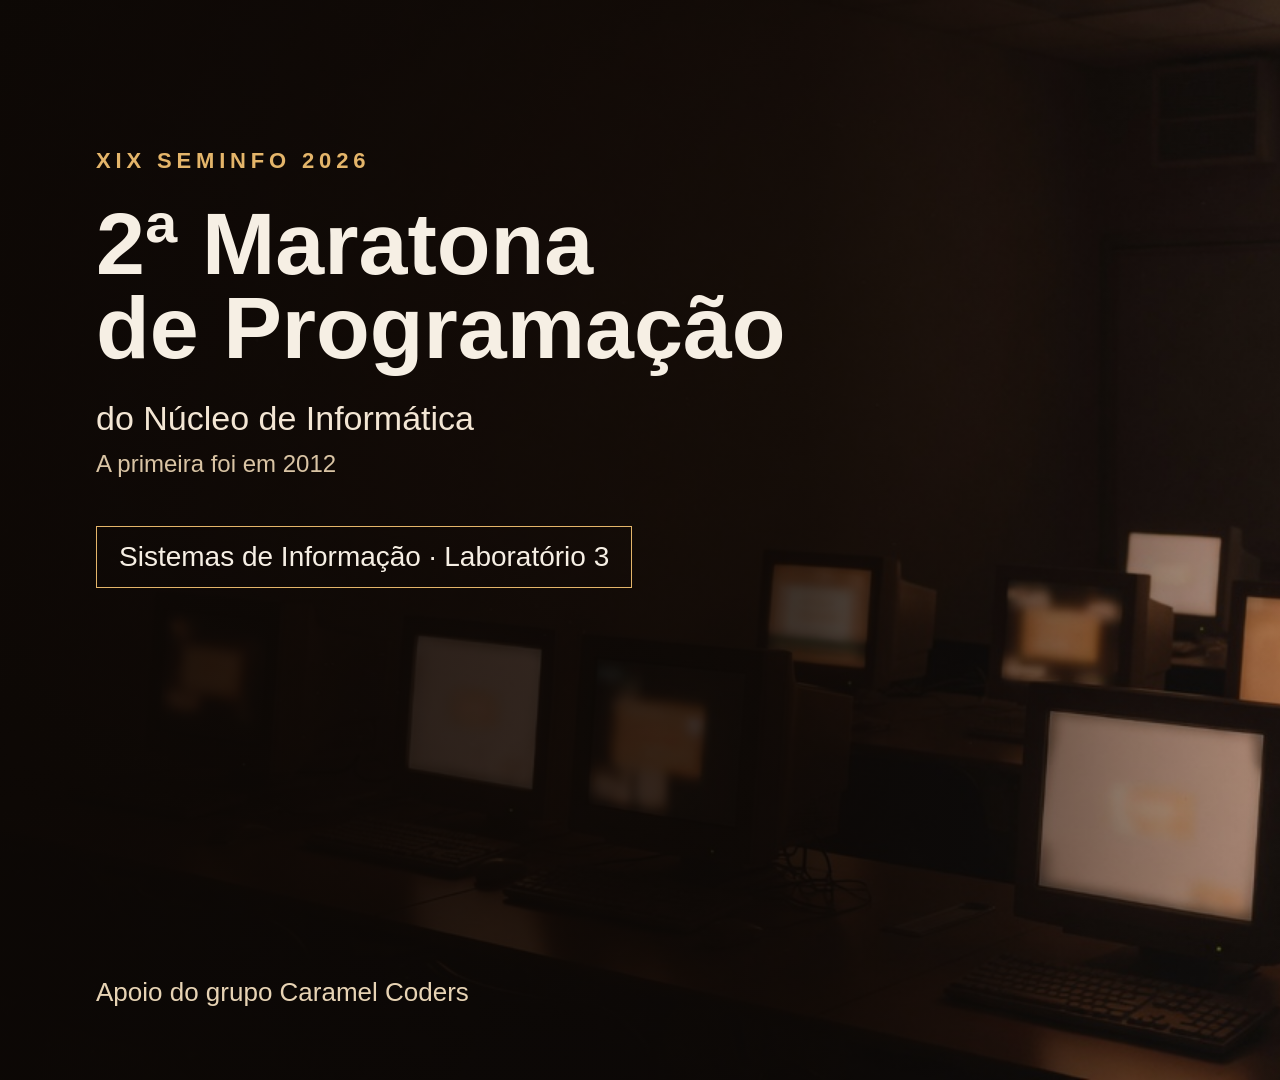
<file: seminfo/banners/lab3-si.html>
<!DOCTYPE html>
<html lang="pt-BR">
<head>
<meta charset="utf-8">
<title>Lab 3</title>
<style>
  html, body { margin: 0; width: 1920px; height: 1080px; overflow: hidden; background: #140c08; }
  .bg {
    width: 1920px; height: 1080px;
    background: #140c08 url("fundo.jpg") center/cover no-repeat;
    position: relative;
    font-family: "Segoe UI", sans-serif;
    color: #f6efe4;
  }
  .scrim {
    position: absolute; inset: 0;
    background: linear-gradient(90deg, rgba(12,7,4,0.90) 0%, rgba(12,7,4,0.78) 42%, rgba(12,7,4,0.18) 70%, rgba(12,7,4,0.05) 100%);
  }
  .copy { position: absolute; left: 96px; top: 148px; width: 1000px; }
  .eyebrow { letter-spacing: 0.22em; font-size: 22px; color: #e4b56a; font-weight: 650; }
  .title { font-size: 88px; line-height: 0.96; font-weight: 700; margin-top: 28px; }
  .nucleo { font-size: 34px; margin-top: 28px; color: #f3e6d4; }
  .hist { font-size: 24px; margin-top: 12px; color: #d9c4a4; }
  .course {
    display: inline-block; margin-top: 48px;
    border: 1px solid #e4b56a; padding: 14px 22px; font-size: 28px;
  }
  .apoio { position: absolute; left: 96px; bottom: 72px; font-size: 26px; color: #e7d3b4; }
</style>
</head>
<body>
  <div class="bg">
    <div class="scrim"></div>
    <div class="copy">
      <div class="eyebrow">XIX SEMINFO 2026</div>
      <div class="title">2ª Maratona<br>de Programação</div>
      <div class="nucleo">do Núcleo de Informática</div>
      <div class="hist">A primeira foi em 2012</div>
      <div class="course">Sistemas de Informação · Laboratório 3</div>
    </div>
    <div class="apoio">Apoio do grupo Caramel Coders</div>
  </div>
</body>
</html>
</file>
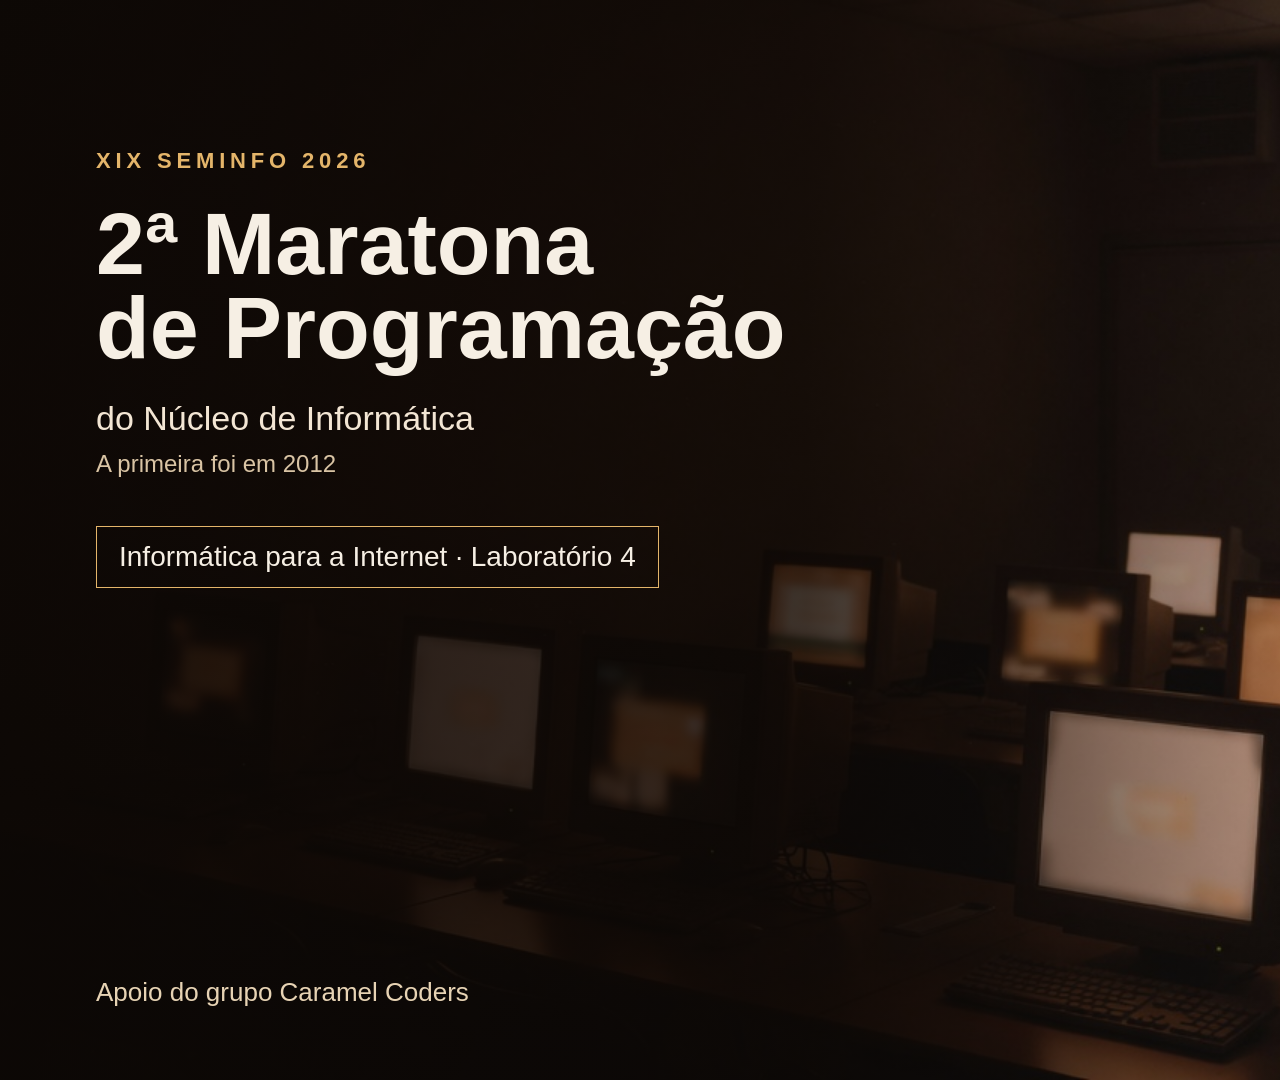
<file: seminfo/banners/lab4-tii.html>
<!DOCTYPE html>
<html lang="pt-BR">
<head>
<meta charset="utf-8">
<title>Lab 4</title>
<style>
  html, body { margin: 0; width: 1920px; height: 1080px; overflow: hidden; background: #140c08; }
  .bg {
    width: 1920px; height: 1080px;
    background: #140c08 url("fundo.jpg") center/cover no-repeat;
    position: relative;
    font-family: "Segoe UI", sans-serif;
    color: #f6efe4;
  }
  .scrim {
    position: absolute; inset: 0;
    background: linear-gradient(90deg, rgba(12,7,4,0.90) 0%, rgba(12,7,4,0.78) 42%, rgba(12,7,4,0.18) 70%, rgba(12,7,4,0.05) 100%);
  }
  .copy { position: absolute; left: 96px; top: 148px; width: 1100px; }
  .eyebrow { letter-spacing: 0.22em; font-size: 22px; color: #e4b56a; font-weight: 650; }
  .title { font-size: 88px; line-height: 0.96; font-weight: 700; margin-top: 28px; }
  .nucleo { font-size: 34px; margin-top: 28px; color: #f3e6d4; }
  .hist { font-size: 24px; margin-top: 12px; color: #d9c4a4; }
  .course {
    display: inline-block; margin-top: 48px;
    border: 1px solid #e4b56a; padding: 14px 22px; font-size: 28px;
  }
  .apoio { position: absolute; left: 96px; bottom: 72px; font-size: 26px; color: #e7d3b4; }
</style>
</head>
<body>
  <div class="bg">
    <div class="scrim"></div>
    <div class="copy">
      <div class="eyebrow">XIX SEMINFO 2026</div>
      <div class="title">2ª Maratona<br>de Programação</div>
      <div class="nucleo">do Núcleo de Informática</div>
      <div class="hist">A primeira foi em 2012</div>
      <div class="course">Informática para a Internet · Laboratório 4</div>
    </div>
    <div class="apoio">Apoio do grupo Caramel Coders</div>
  </div>
</body>
</html>
</file>
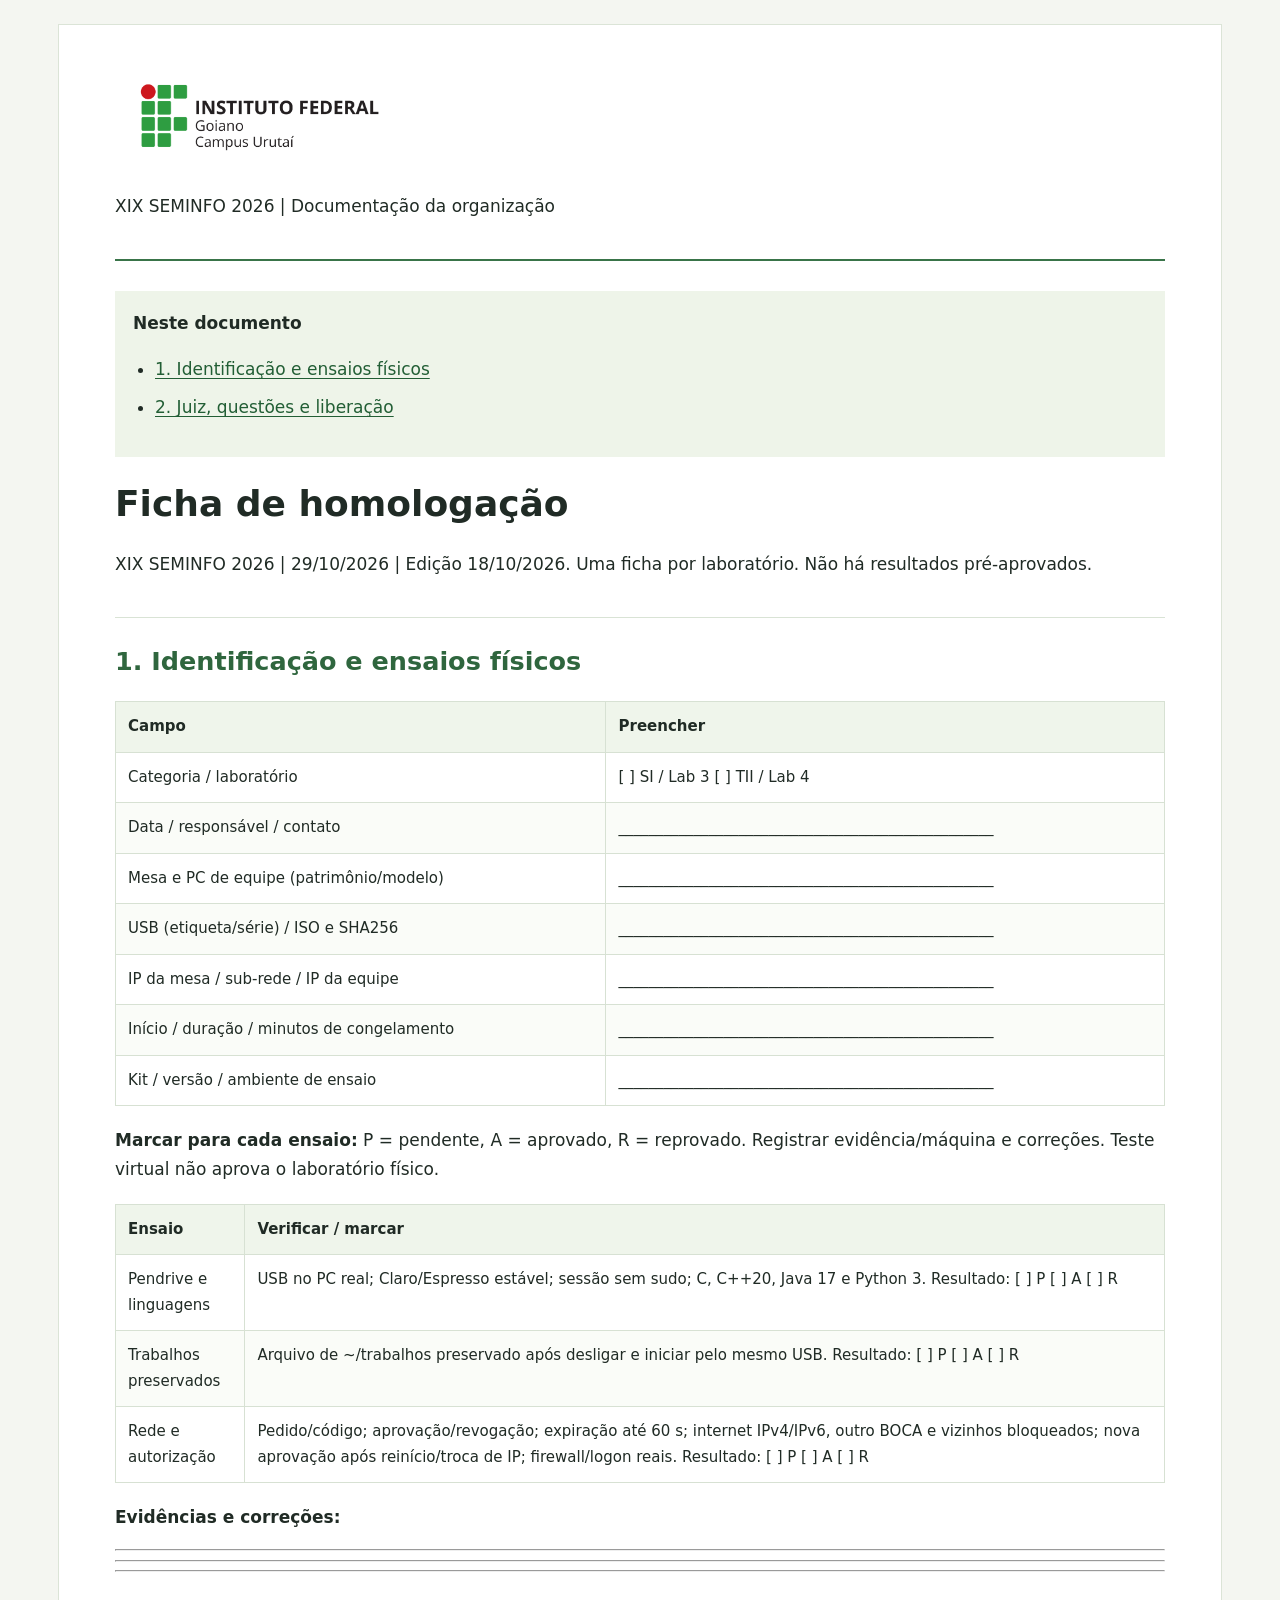
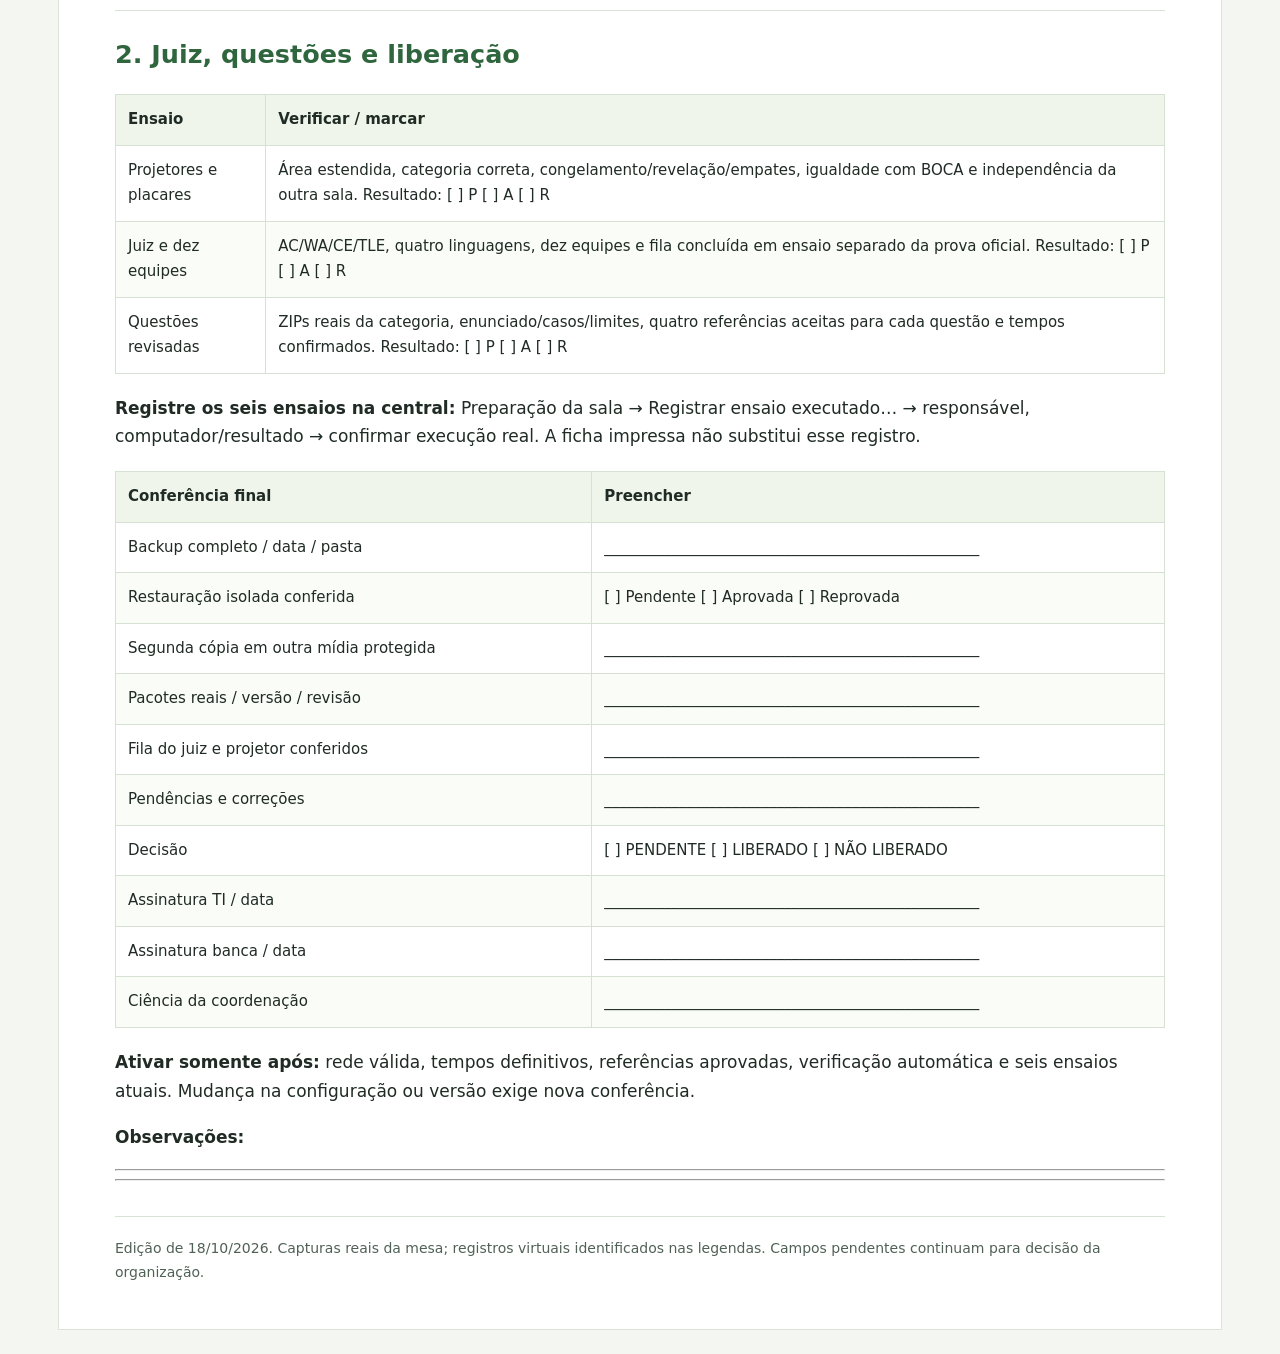
<file: seminfo/documentacao/ficha-homologacao.html>
<!doctype html><html lang="pt-BR"><meta charset="utf-8"><meta name="viewport" content="width=device-width"><title>Ficha de homologação por laboratório</title><style>body{font:17px/1.7 system-ui,sans-serif;color:#202b25;background:#f4f6f1;margin:0}main{max-width:1050px;margin:24px auto;background:white;padding:44px 56px;border:1px solid #dbe4d7}header{border-bottom:2px solid #397449;padding-bottom:22px;margin-bottom:30px}header img{width:290px;max-width:100%}h1{font-size:36px;line-height:1.25}h2{color:#2f663e;border-top:1px solid #d9e3d5;padding-top:26px;margin-top:38px;line-height:1.4}h3{font-size:21px;margin-top:30px}a{color:#225e35;text-underline-offset:3px}table{width:100%;border-collapse:collapse;font-size:15px;margin:20px 0}th,td{padding:12px;border:1px solid #d7e1d3;text-align:left;vertical-align:top;overflow-wrap:anywhere}th{background:#eff5eb}tr:nth-child(even){background:#fafcf8}pre{white-space:pre-wrap;overflow-wrap:anywhere;background:#f0f3ed;padding:18px;border-left:3px solid #537a4d;font-size:14px}code{font-family:Consolas,monospace;font-size:.9em;overflow-wrap:anywhere}li{margin:9px 0}nav{padding:18px;background:#eef4e9}nav ul{padding-left:22px}footer{border-top:1px solid #d9e3d5;margin-top:35px;padding-top:20px;font-size:14px;color:#506156}@media(max-width:650px){main{padding:22px;margin:0;border:0}h1{font-size:29px}table{font-size:12px}td,th{padding:8px}}@media print{body{background:white}main{margin:0;border:0;padding:0;max-width:none}nav{display:none}h2{break-before:page}pre,table{font-size:10px}tr{break-inside:avoid}a{color:inherit}}main img{max-width:100%;height:auto}.page-break{break-before:page}</style><main><header><img src="recursos/if-goiano-urutai.png" alt="Instituto Federal Goiano - Campus Urutaí"><p>XIX SEMINFO 2026 | Documentação da organização</p></header><nav aria-label="Índice"><strong>Neste documento</strong><ul><li><a href="#capitulo-1">1. Identificação e ensaios físicos</a></li><li><a href="#capitulo-2">2. Juiz, questões e liberação</a></li></ul></nav><h1>Ficha de homologação</h1>
<p>XIX SEMINFO 2026 | 29/10/2026 | Edição 18/10/2026. Uma ficha por laboratório. Não há resultados pré-aprovados.</p>
<h2 id="capitulo-1">1. Identificação e ensaios físicos</h2>
<table>
<thead>
<tr>
<th>Campo</th>
<th>Preencher</th>
</tr>
</thead>
<tbody>
<tr>
<td>Categoria / laboratório</td>
<td>[ ] SI / Lab 3   [ ] TII / Lab 4</td>
</tr>
<tr>
<td>Data / responsável / contato</td>
<td>__________________________________________________</td>
</tr>
<tr>
<td>Mesa e PC de equipe (patrimônio/modelo)</td>
<td>__________________________________________________</td>
</tr>
<tr>
<td>USB (etiqueta/série) / ISO e SHA256</td>
<td>__________________________________________________</td>
</tr>
<tr>
<td>IP da mesa / sub-rede / IP da equipe</td>
<td>__________________________________________________</td>
</tr>
<tr>
<td>Início / duração / minutos de congelamento</td>
<td>__________________________________________________</td>
</tr>
<tr>
<td>Kit / versão / ambiente de ensaio</td>
<td>__________________________________________________</td>
</tr>
</tbody>
</table>
<p><strong>Marcar para cada ensaio:</strong> P = pendente, A = aprovado, R = reprovado. Registrar evidência/máquina e correções. Teste virtual não aprova o laboratório físico.</p>
<table>
<thead>
<tr>
<th>Ensaio</th>
<th>Verificar / marcar</th>
</tr>
</thead>
<tbody>
<tr>
<td>Pendrive e linguagens</td>
<td>USB no PC real; Claro/Espresso estável; sessão sem sudo; C, C++20, Java 17 e Python 3. Resultado: [ ] P [ ] A [ ] R</td>
</tr>
<tr>
<td>Trabalhos preservados</td>
<td>Arquivo de ~/trabalhos preservado após desligar e iniciar pelo mesmo USB. Resultado: [ ] P [ ] A [ ] R</td>
</tr>
<tr>
<td>Rede e autorização</td>
<td>Pedido/código; aprovação/revogação; expiração até 60 s; internet IPv4/IPv6, outro BOCA e vizinhos bloqueados; nova aprovação após reinício/troca de IP; firewall/logon reais. Resultado: [ ] P [ ] A [ ] R</td>
</tr>
</tbody>
</table>
<p><strong>Evidências e correções:</strong></p>
<hr/>
<hr/>
<hr/>
<div class="page-break"></div>
<h2 id="capitulo-2">2. Juiz, questões e liberação</h2>
<table>
<thead>
<tr>
<th>Ensaio</th>
<th>Verificar / marcar</th>
</tr>
</thead>
<tbody>
<tr>
<td>Projetores e placares</td>
<td>Área estendida, categoria correta, congelamento/revelação/empates, igualdade com BOCA e independência da outra sala. Resultado: [ ] P [ ] A [ ] R</td>
</tr>
<tr>
<td>Juiz e dez equipes</td>
<td>AC/WA/CE/TLE, quatro linguagens, dez equipes e fila concluída em ensaio separado da prova oficial. Resultado: [ ] P [ ] A [ ] R</td>
</tr>
<tr>
<td>Questões revisadas</td>
<td>ZIPs reais da categoria, enunciado/casos/limites, quatro referências aceitas para cada questão e tempos confirmados. Resultado: [ ] P [ ] A [ ] R</td>
</tr>
</tbody>
</table>
<p><strong>Registre os seis ensaios na central:</strong> Preparação da sala → Registrar ensaio executado… → responsável, computador/resultado → confirmar execução real. A ficha impressa não substitui esse registro.</p>
<table>
<thead>
<tr>
<th>Conferência final</th>
<th>Preencher</th>
</tr>
</thead>
<tbody>
<tr>
<td>Backup completo / data / pasta</td>
<td>__________________________________________________</td>
</tr>
<tr>
<td>Restauração isolada conferida</td>
<td>[ ] Pendente [ ] Aprovada [ ] Reprovada</td>
</tr>
<tr>
<td>Segunda cópia em outra mídia protegida</td>
<td>__________________________________________________</td>
</tr>
<tr>
<td>Pacotes reais / versão / revisão</td>
<td>__________________________________________________</td>
</tr>
<tr>
<td>Fila do juiz e projetor conferidos</td>
<td>__________________________________________________</td>
</tr>
<tr>
<td>Pendências e correções</td>
<td>__________________________________________________</td>
</tr>
<tr>
<td>Decisão</td>
<td>[ ] PENDENTE [ ] LIBERADO [ ] NÃO LIBERADO</td>
</tr>
<tr>
<td>Assinatura TI / data</td>
<td>__________________________________________________</td>
</tr>
<tr>
<td>Assinatura banca / data</td>
<td>__________________________________________________</td>
</tr>
<tr>
<td>Ciência da coordenação</td>
<td>__________________________________________________</td>
</tr>
</tbody>
</table>
<p><strong>Ativar somente após:</strong> rede válida, tempos definitivos, referências aprovadas, verificação automática e seis ensaios atuais. Mudança na configuração ou versão exige nova conferência.</p>
<p><strong>Observações:</strong></p>
<hr/>
<hr/><footer>Edição de 18/10/2026. Capturas reais da mesa; registros virtuais identificados nas legendas. Campos pendentes continuam para decisão da organização.</footer></main></html>
</file>
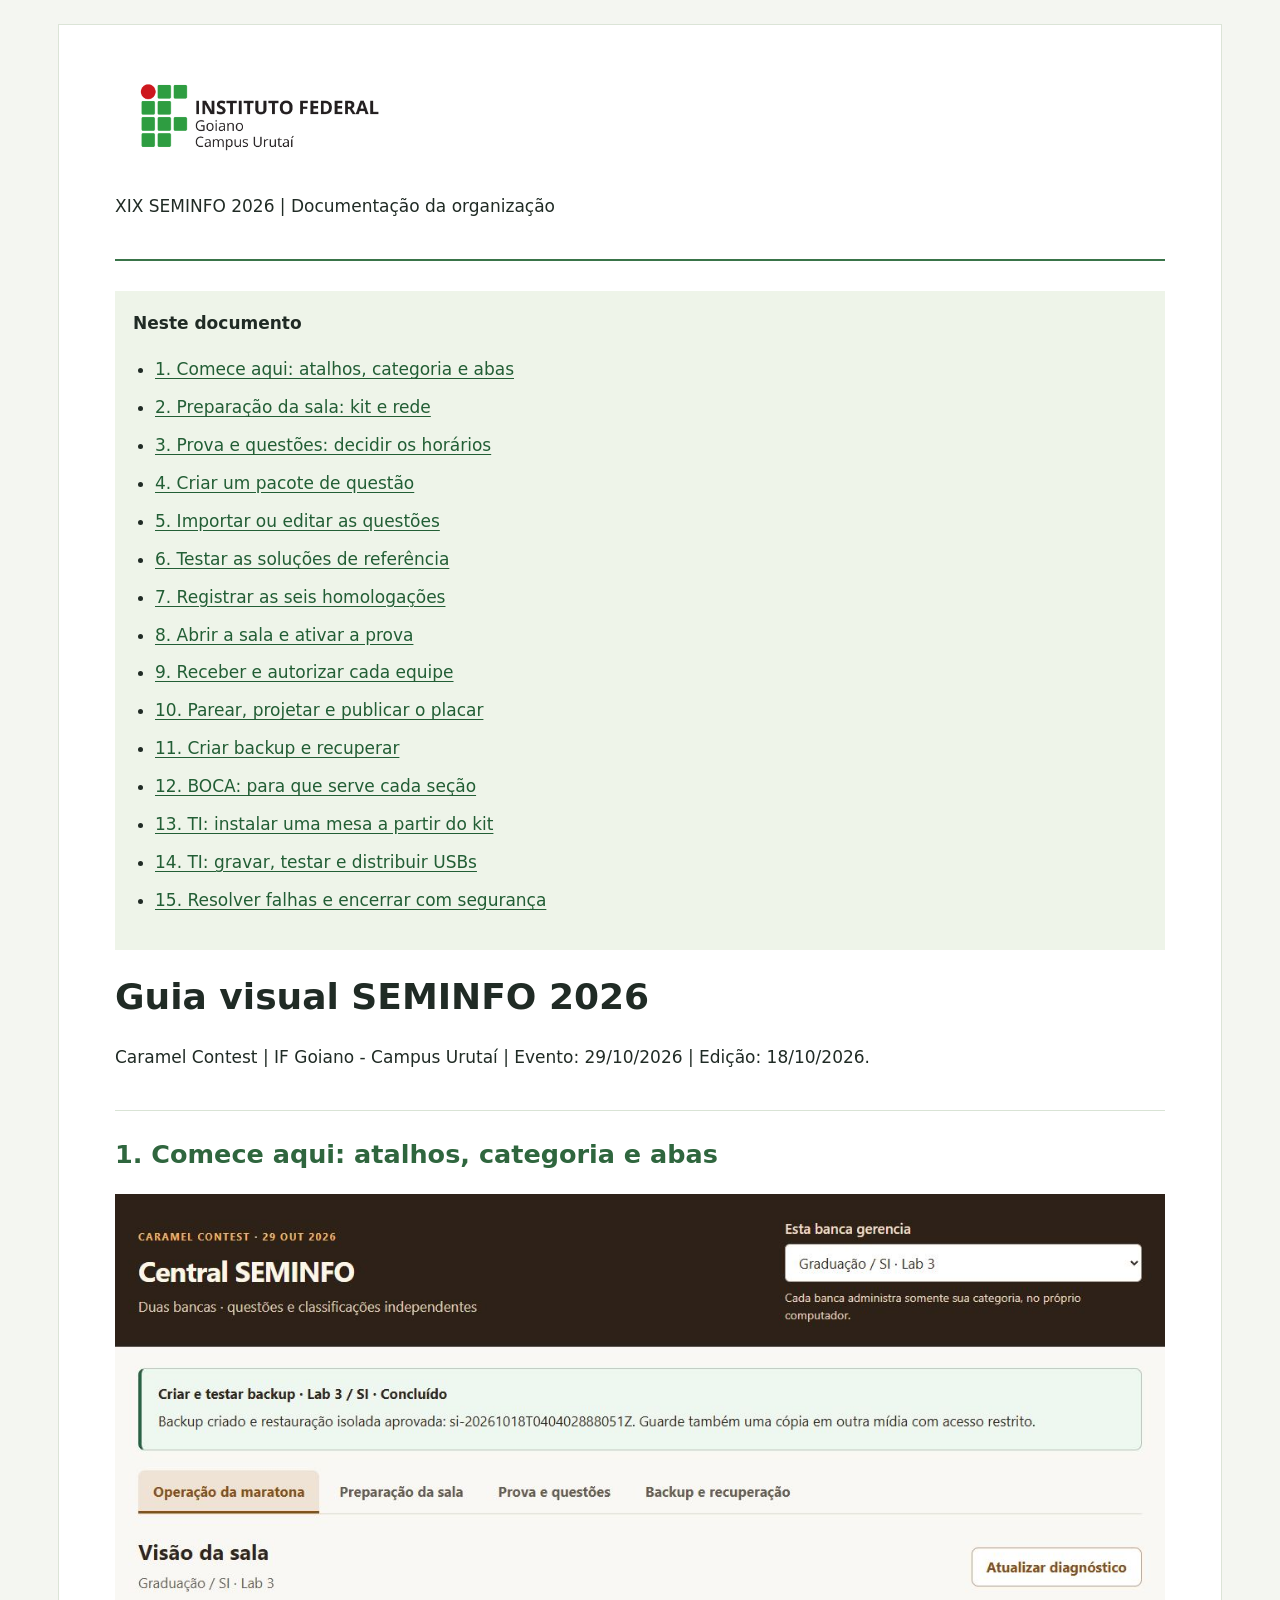
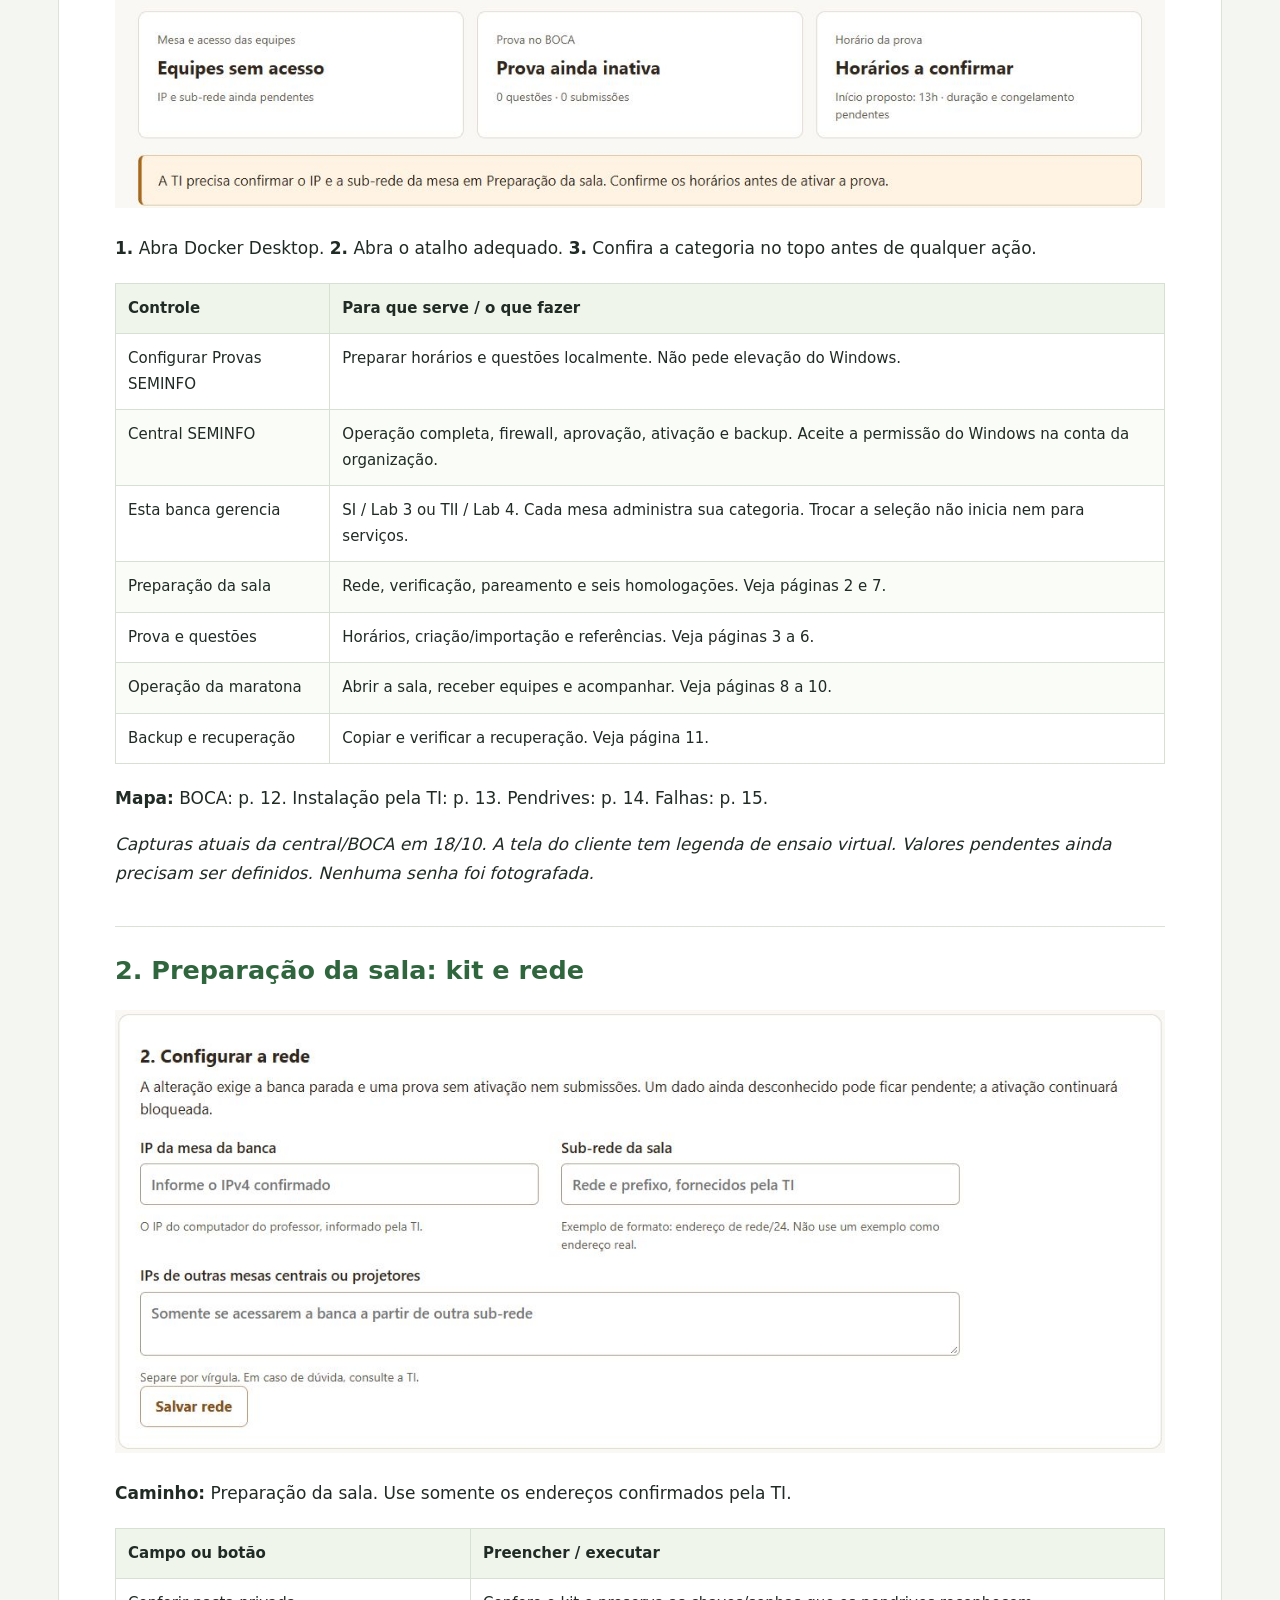
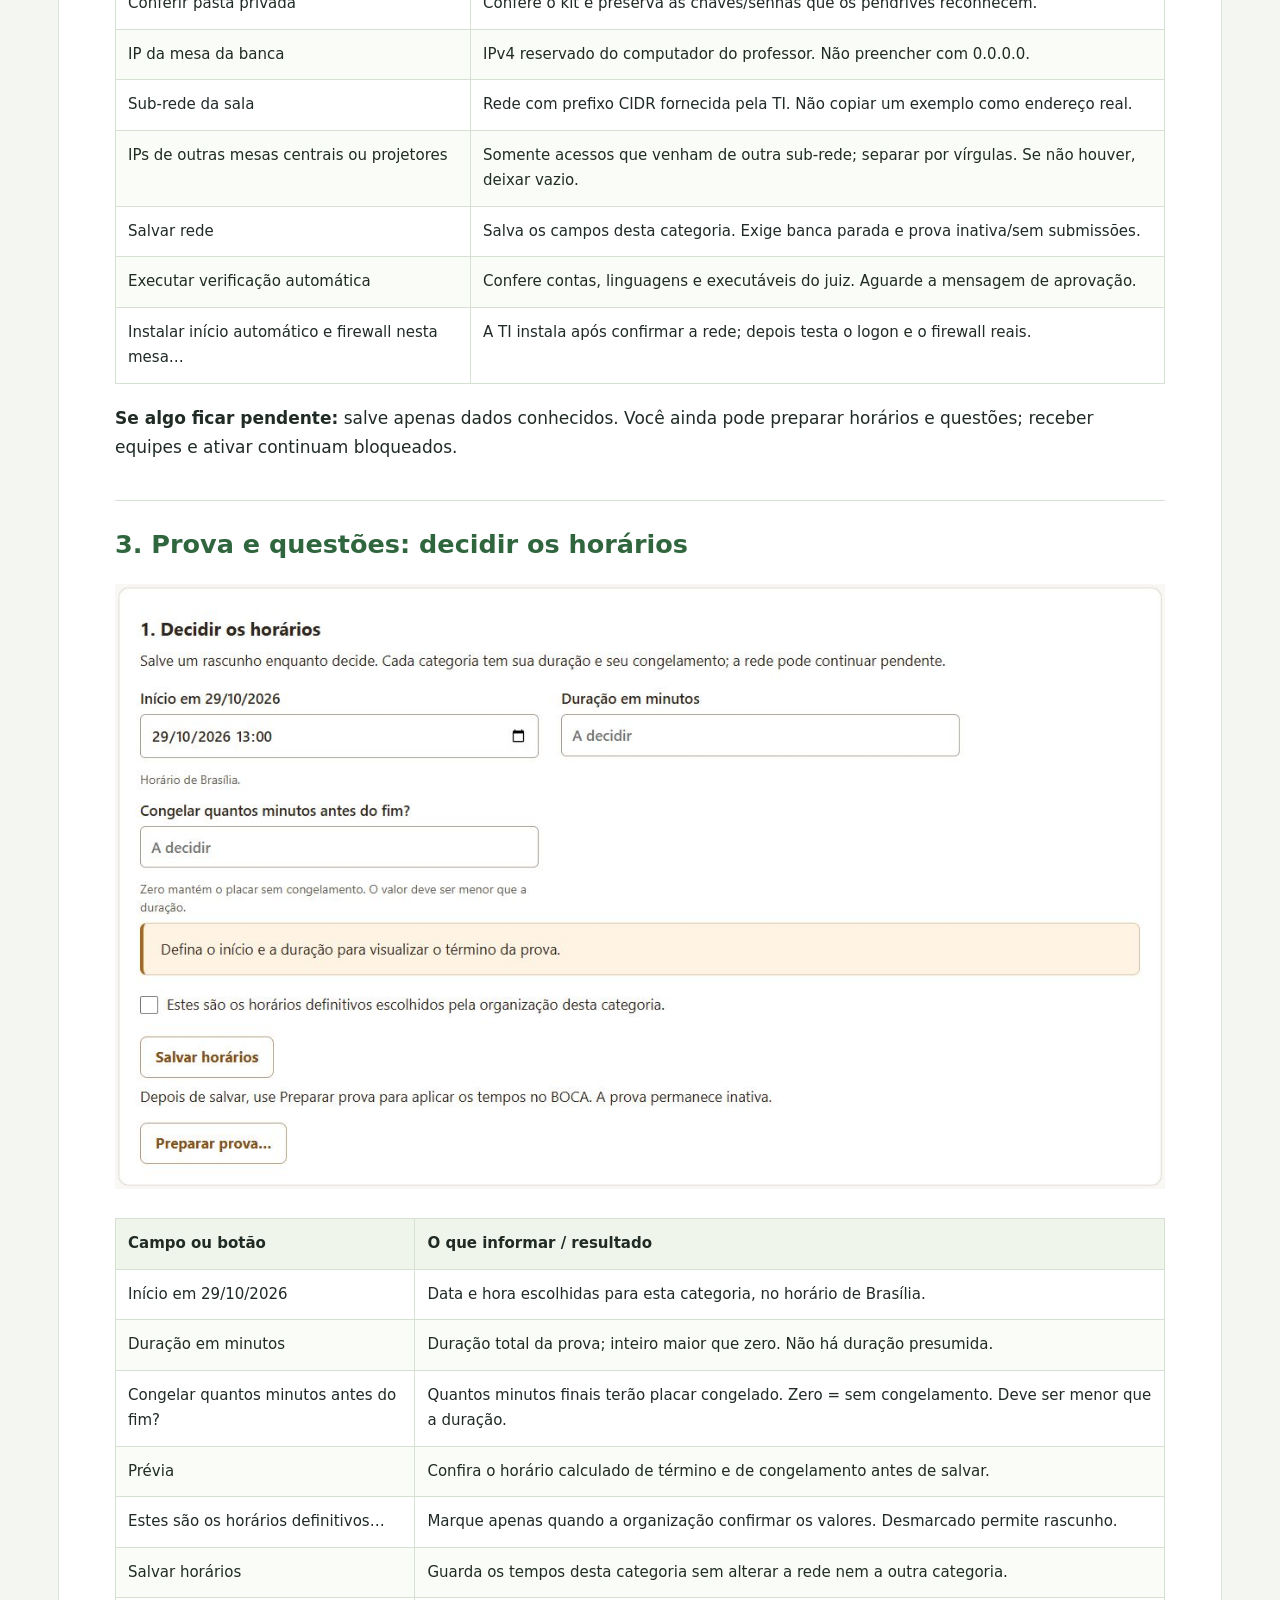
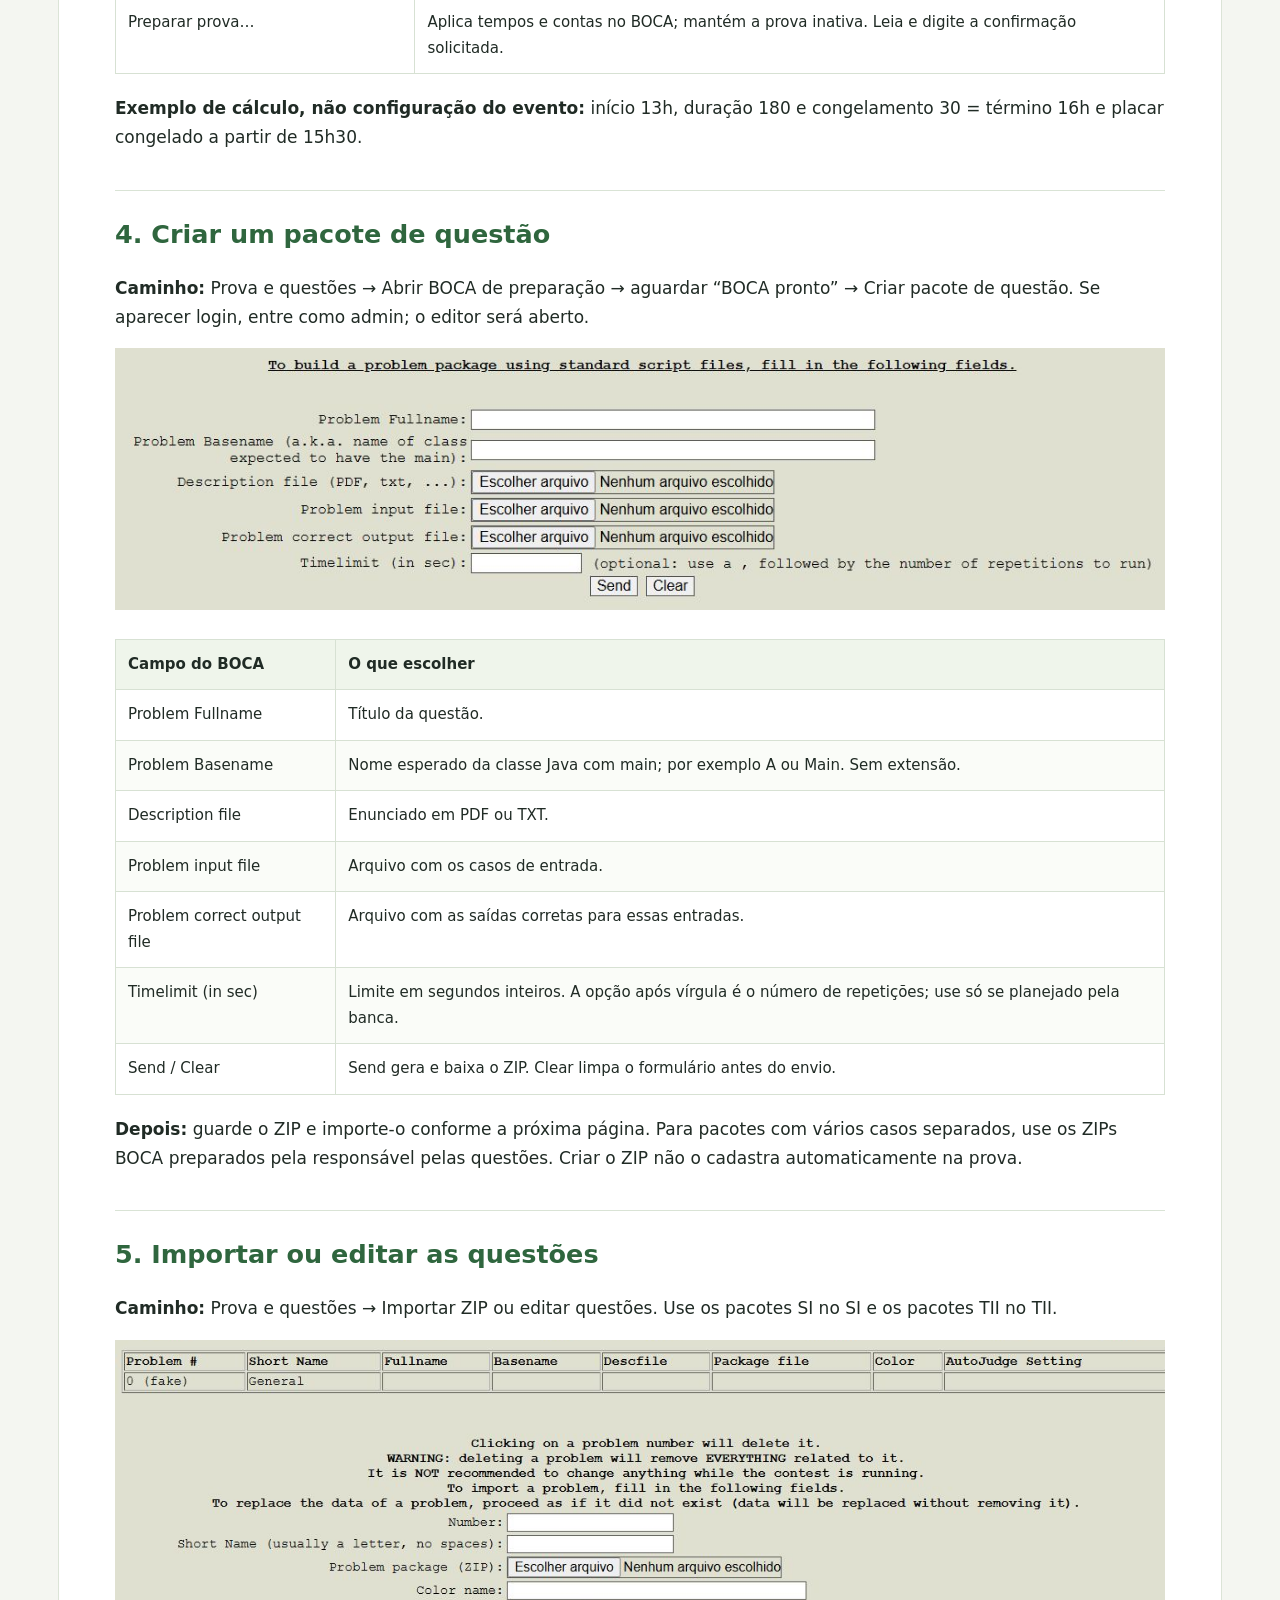
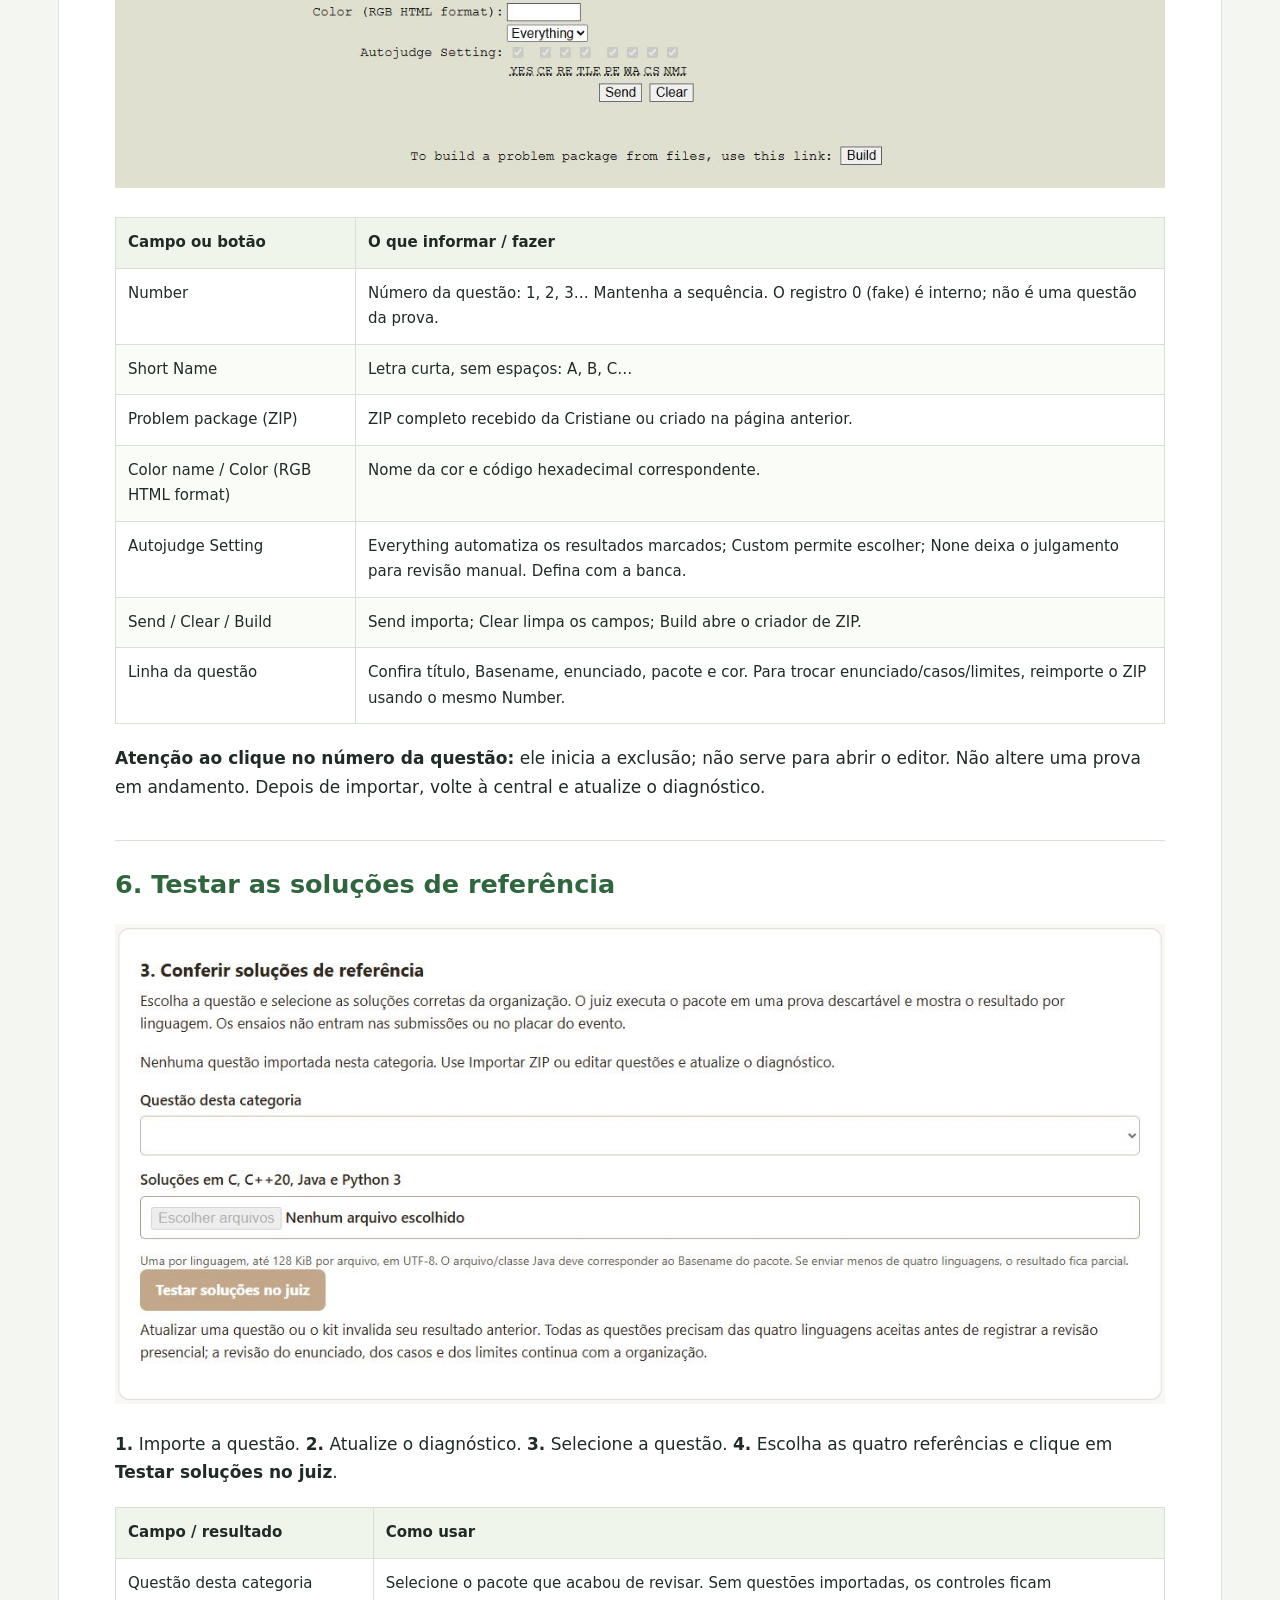
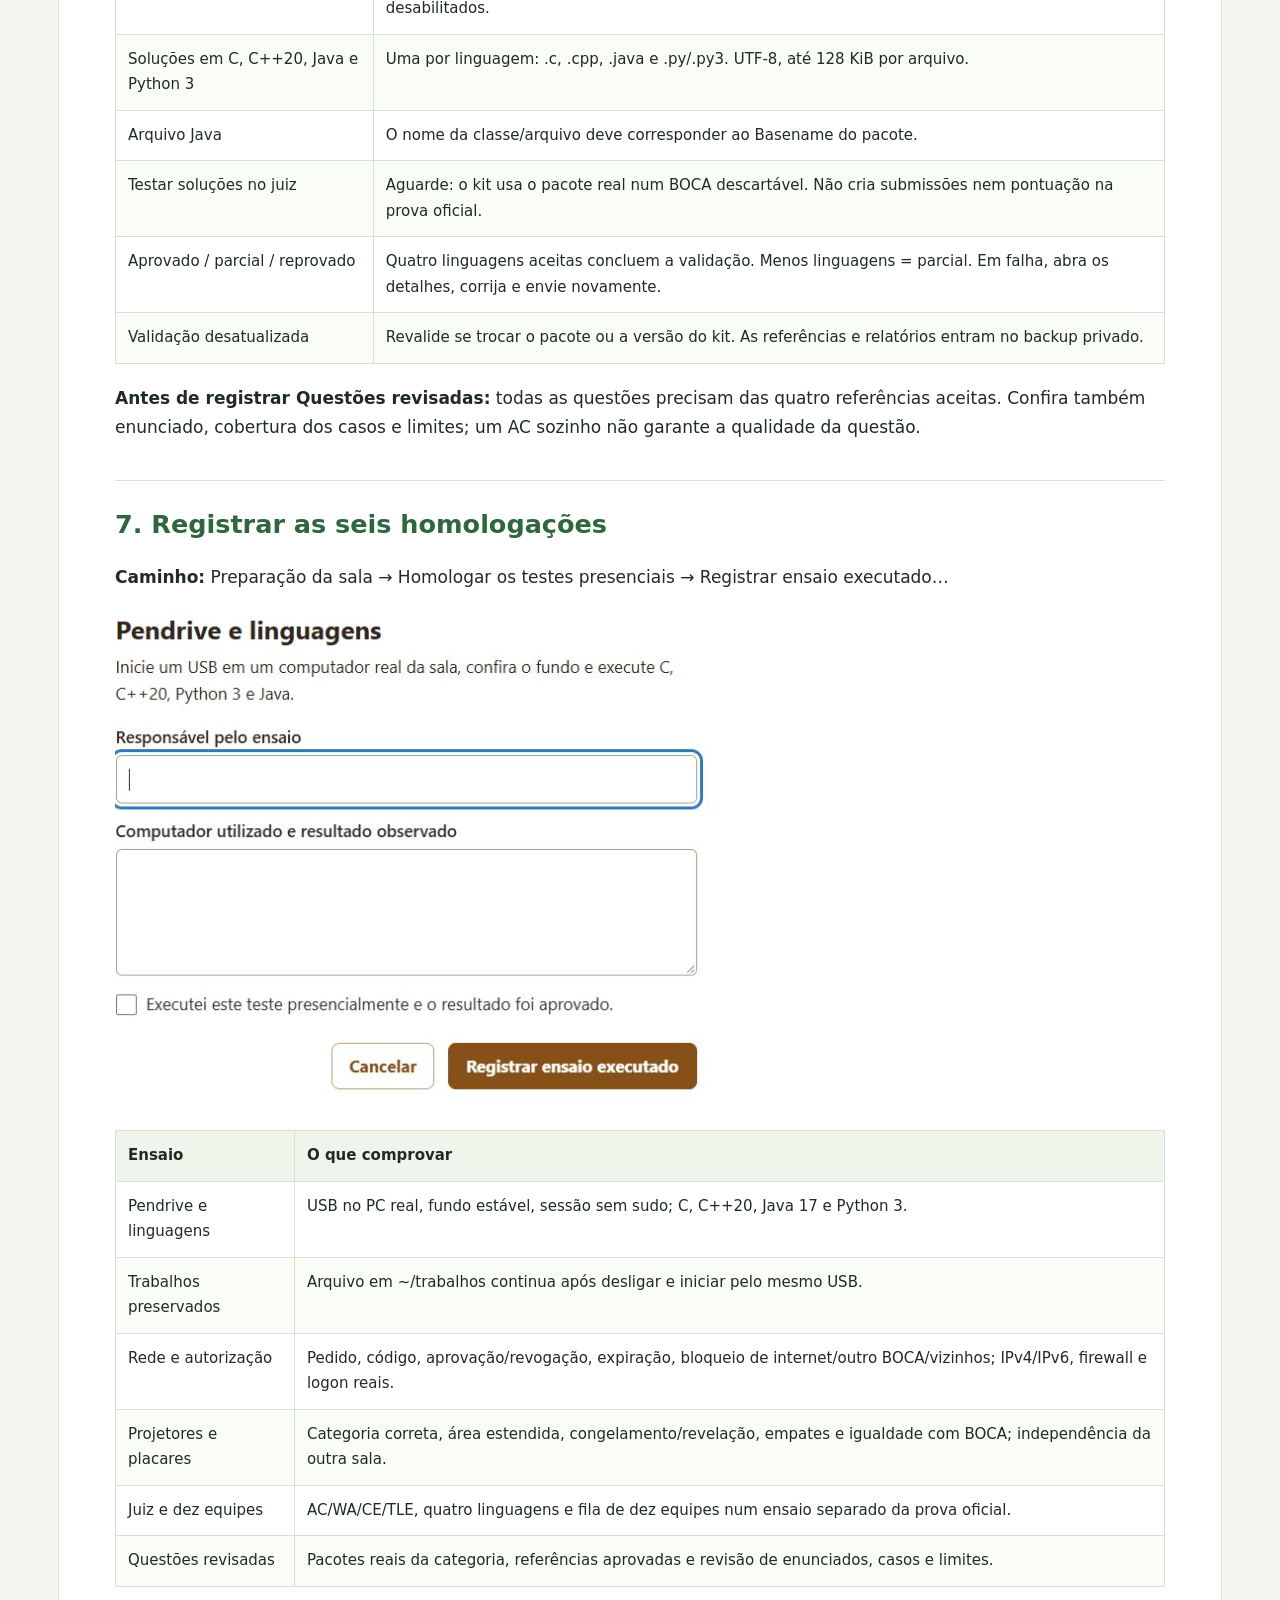
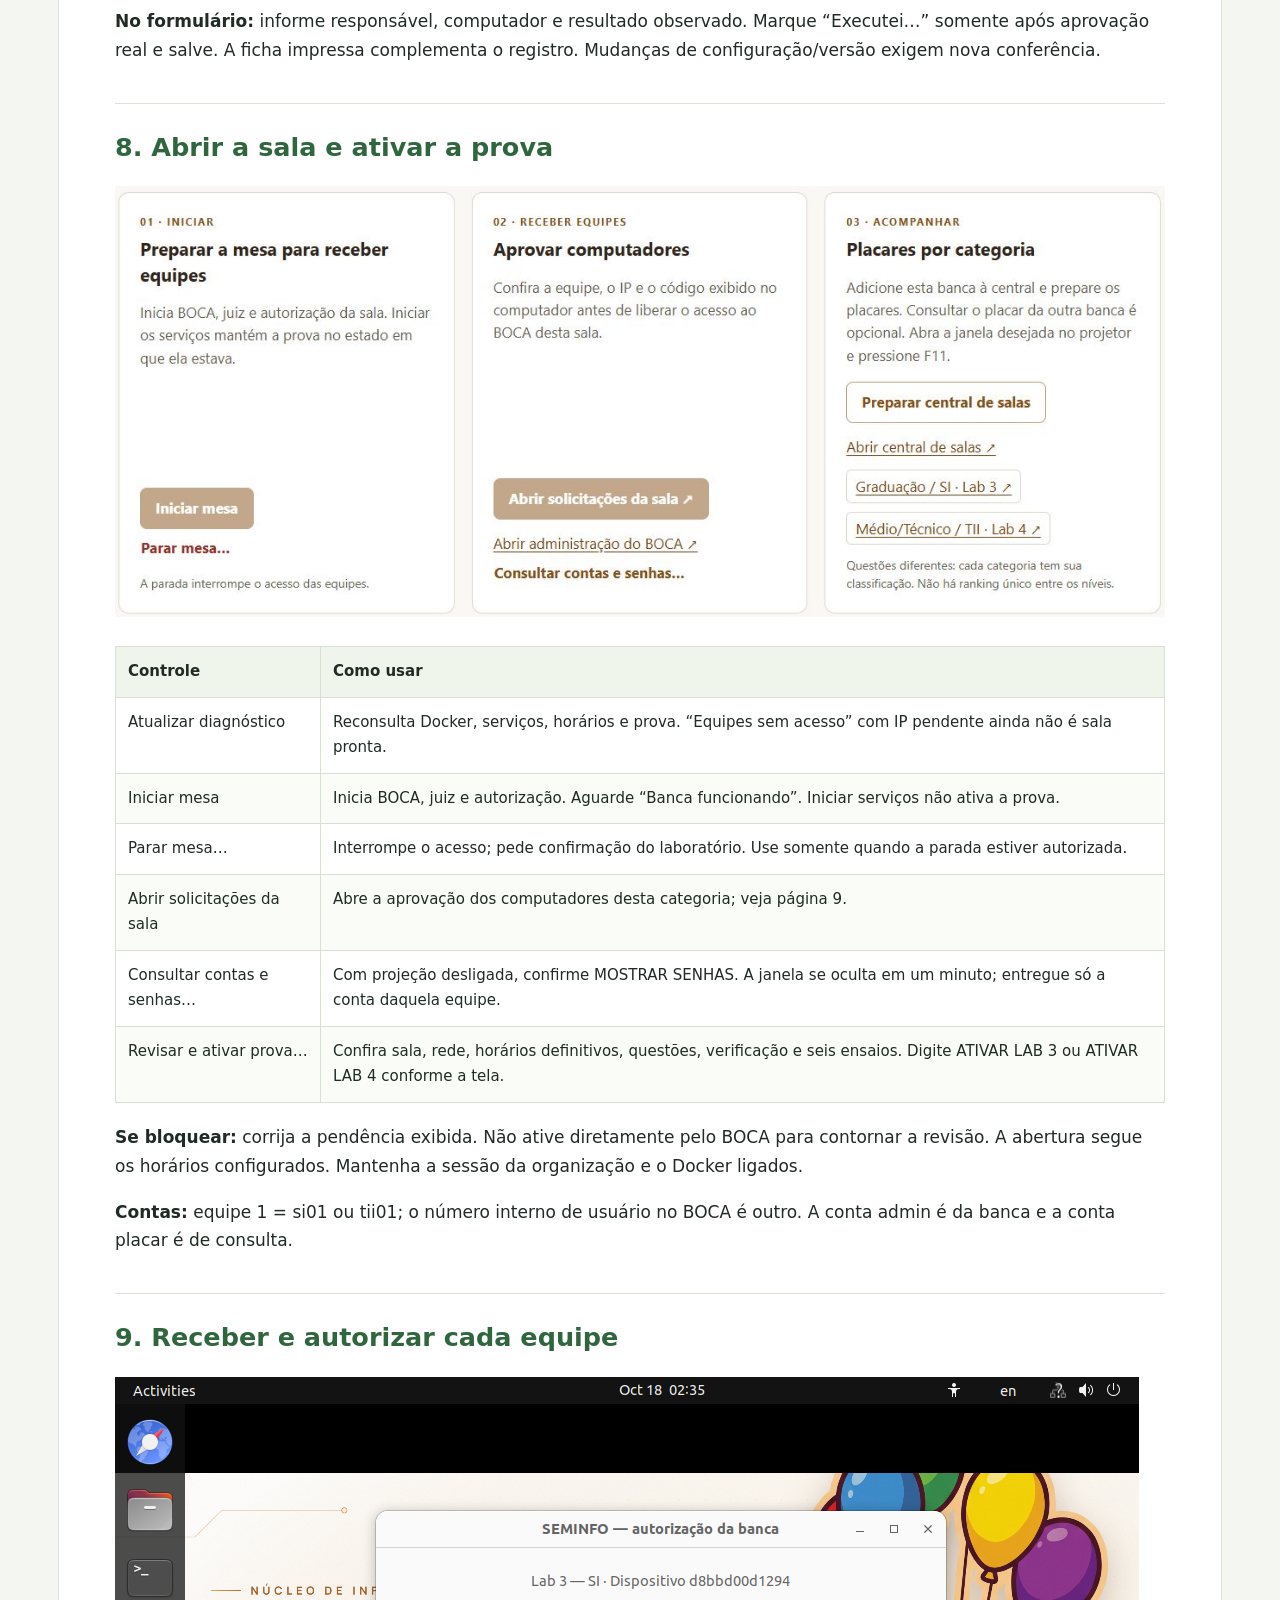
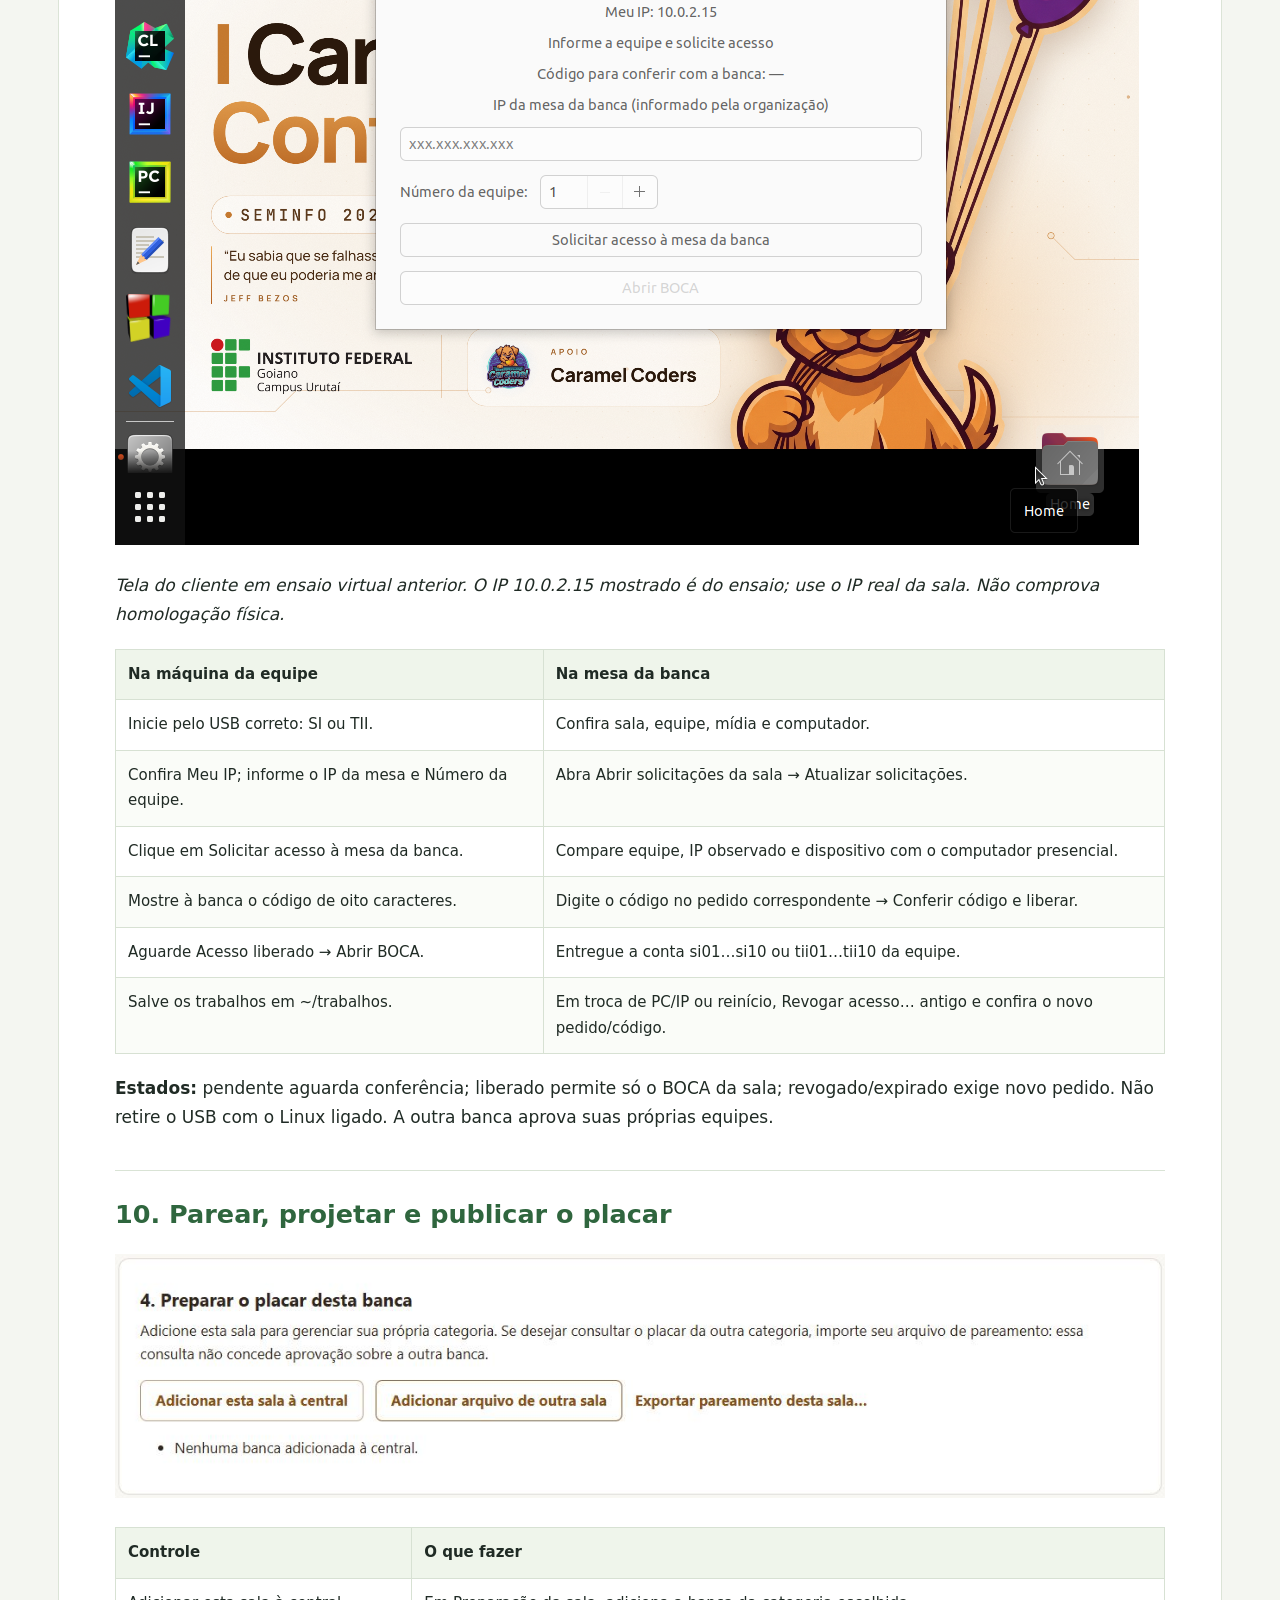
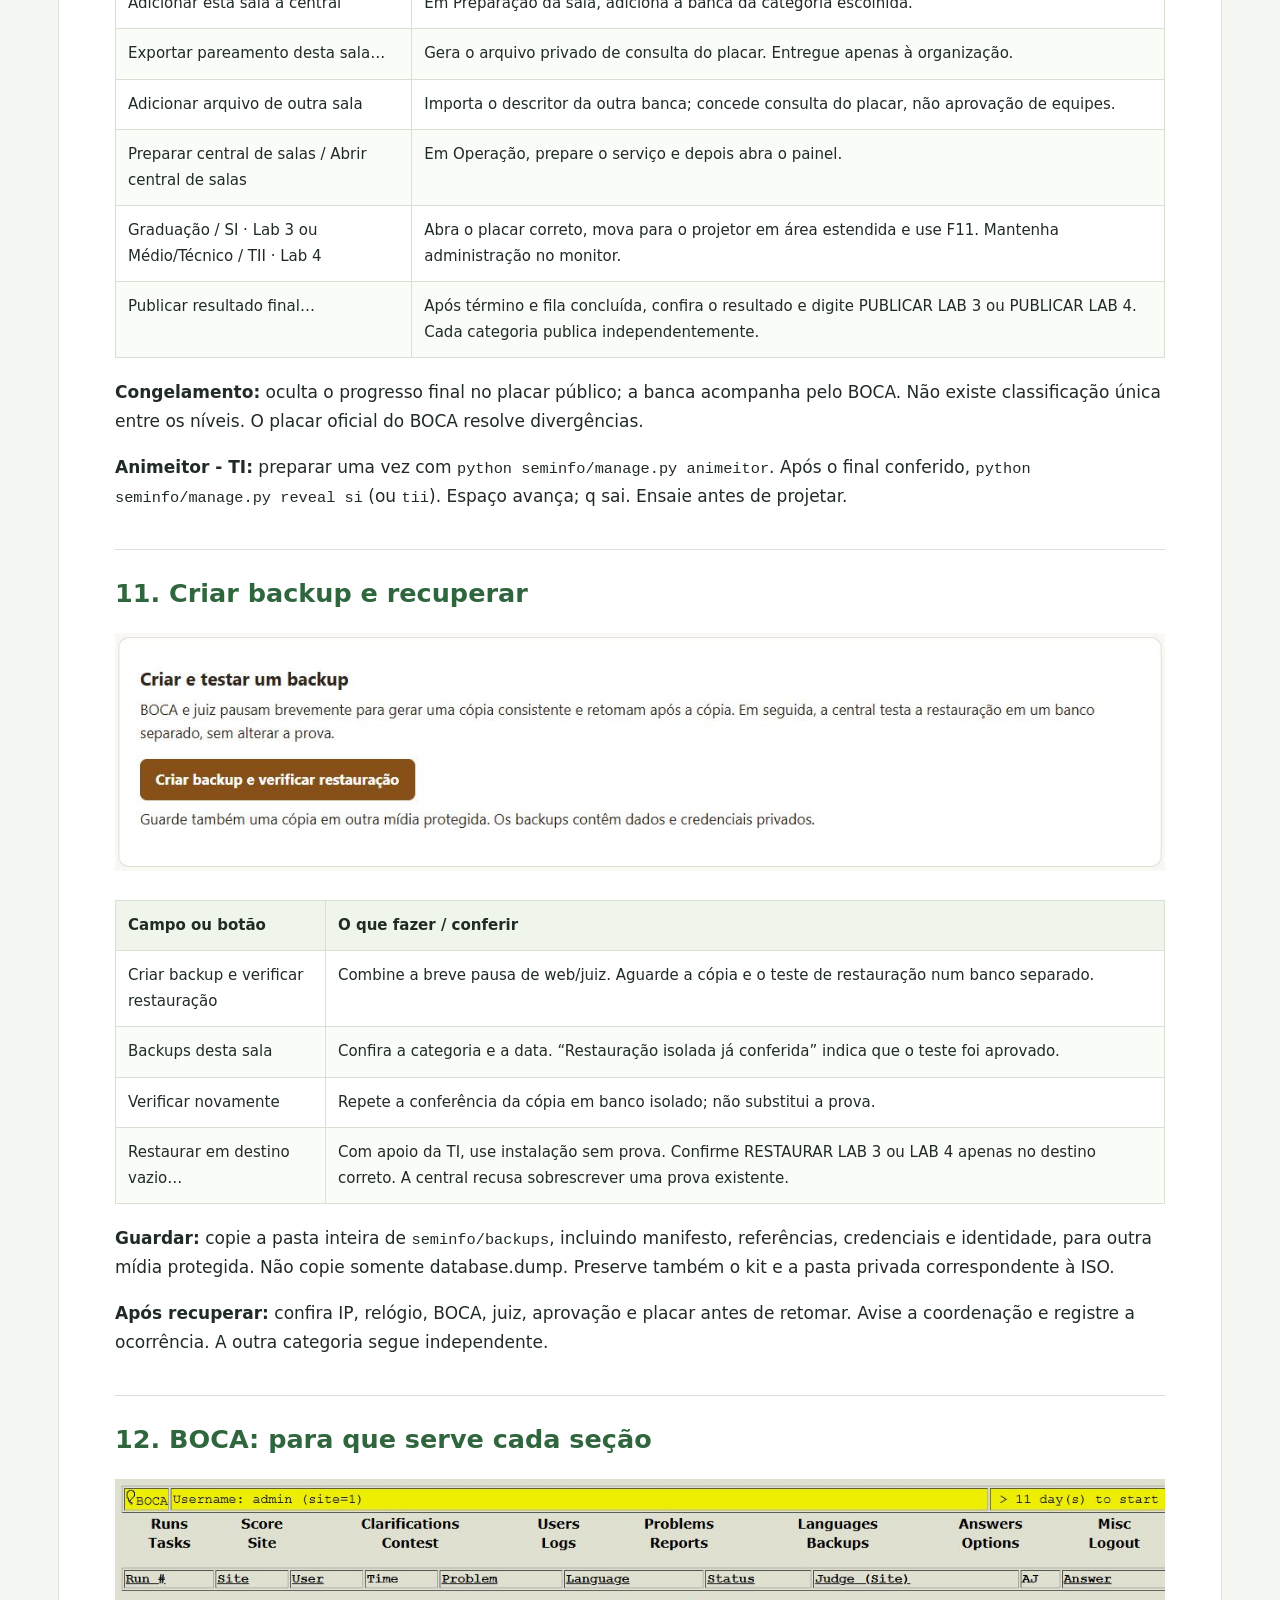
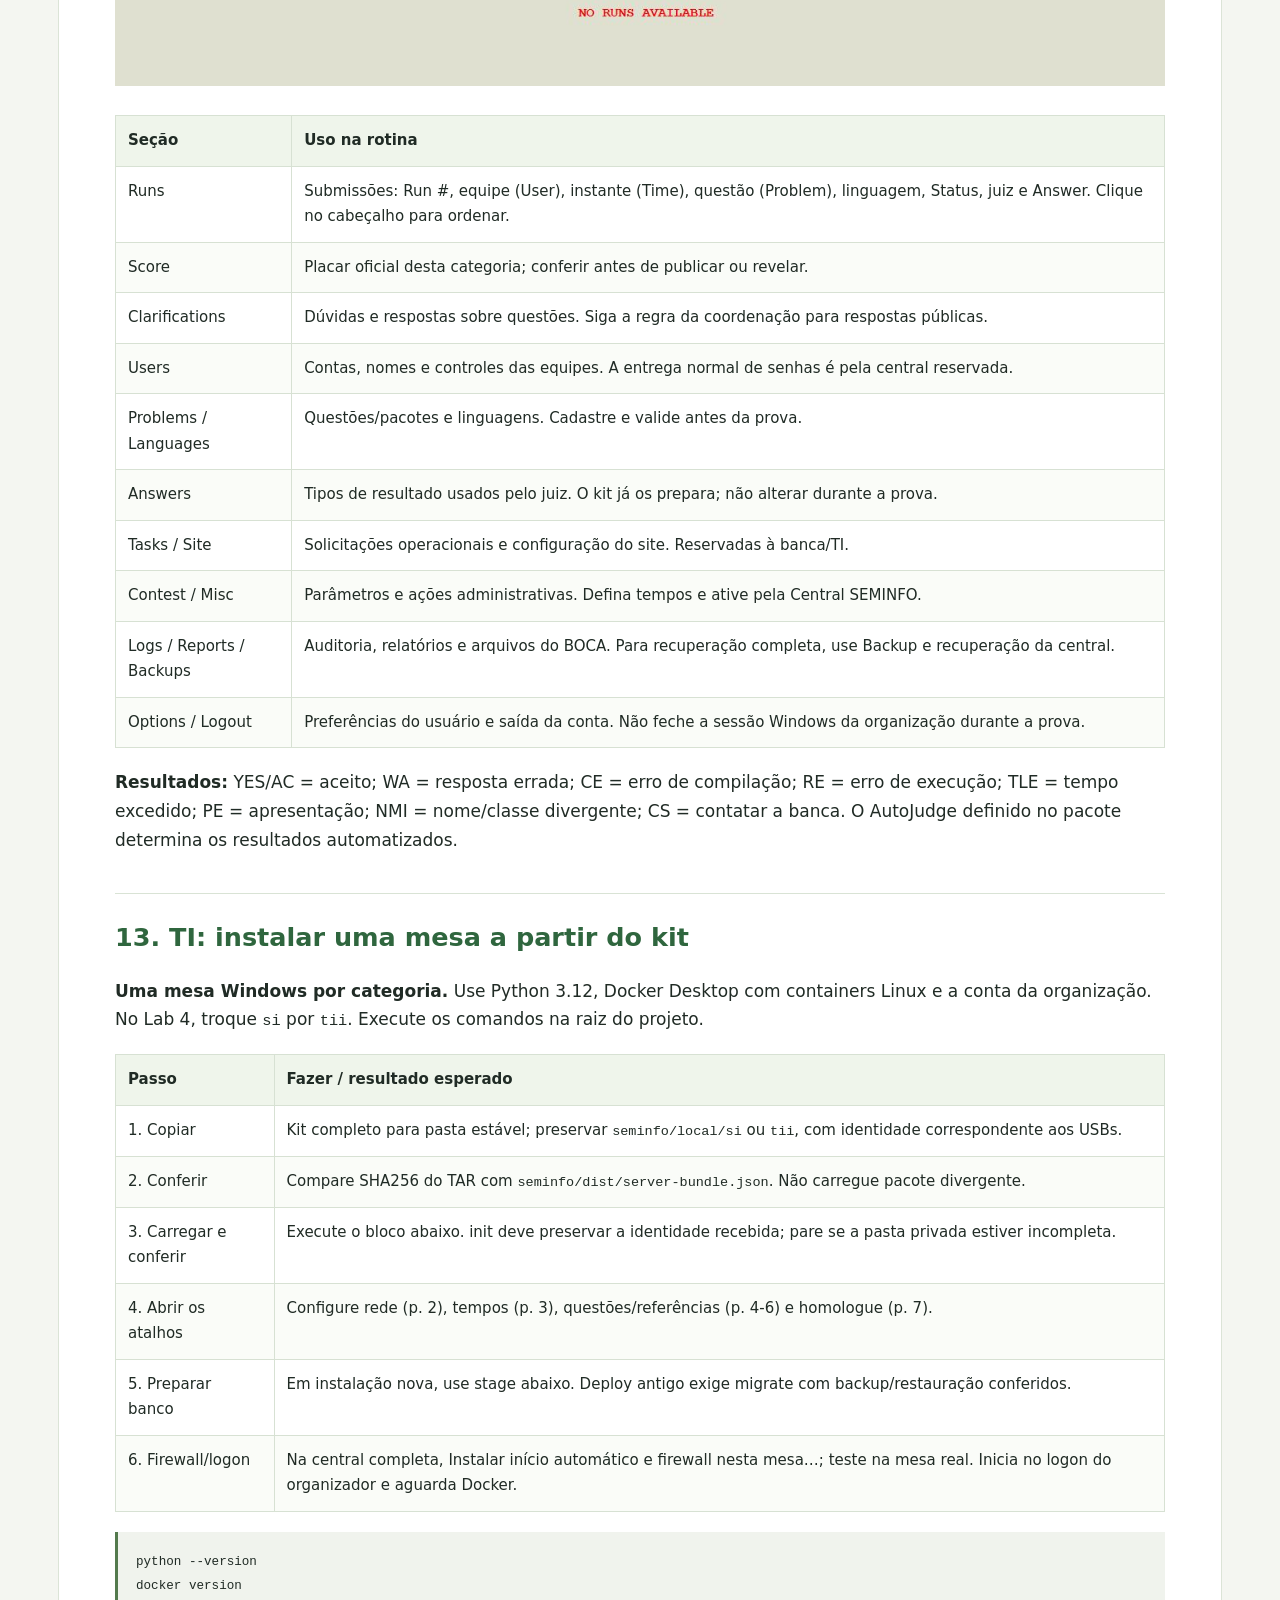
<file: seminfo/documentacao/manual-if.html>
<!doctype html><html lang="pt-BR"><meta charset="utf-8"><meta name="viewport" content="width=device-width"><title>Guia visual de configuração e operação</title><style>body{font:17px/1.7 system-ui,sans-serif;color:#202b25;background:#f4f6f1;margin:0}main{max-width:1050px;margin:24px auto;background:white;padding:44px 56px;border:1px solid #dbe4d7}header{border-bottom:2px solid #397449;padding-bottom:22px;margin-bottom:30px}header img{width:290px;max-width:100%}h1{font-size:36px;line-height:1.25}h2{color:#2f663e;border-top:1px solid #d9e3d5;padding-top:26px;margin-top:38px;line-height:1.4}h3{font-size:21px;margin-top:30px}a{color:#225e35;text-underline-offset:3px}table{width:100%;border-collapse:collapse;font-size:15px;margin:20px 0}th,td{padding:12px;border:1px solid #d7e1d3;text-align:left;vertical-align:top;overflow-wrap:anywhere}th{background:#eff5eb}tr:nth-child(even){background:#fafcf8}pre{white-space:pre-wrap;overflow-wrap:anywhere;background:#f0f3ed;padding:18px;border-left:3px solid #537a4d;font-size:14px}code{font-family:Consolas,monospace;font-size:.9em;overflow-wrap:anywhere}li{margin:9px 0}nav{padding:18px;background:#eef4e9}nav ul{padding-left:22px}footer{border-top:1px solid #d9e3d5;margin-top:35px;padding-top:20px;font-size:14px;color:#506156}@media(max-width:650px){main{padding:22px;margin:0;border:0}h1{font-size:29px}table{font-size:12px}td,th{padding:8px}}@media print{body{background:white}main{margin:0;border:0;padding:0;max-width:none}nav{display:none}h2{break-before:page}pre,table{font-size:10px}tr{break-inside:avoid}a{color:inherit}}main img{max-width:100%;height:auto}.page-break{break-before:page}</style><main><header><img src="recursos/if-goiano-urutai.png" alt="Instituto Federal Goiano - Campus Urutaí"><p>XIX SEMINFO 2026 | Documentação da organização</p></header><nav aria-label="Índice"><strong>Neste documento</strong><ul><li><a href="#capitulo-1">1. Comece aqui: atalhos, categoria e abas</a></li><li><a href="#capitulo-2">2. Preparação da sala: kit e rede</a></li><li><a href="#capitulo-3">3. Prova e questões: decidir os horários</a></li><li><a href="#capitulo-4">4. Criar um pacote de questão</a></li><li><a href="#capitulo-5">5. Importar ou editar as questões</a></li><li><a href="#capitulo-6">6. Testar as soluções de referência</a></li><li><a href="#capitulo-7">7. Registrar as seis homologações</a></li><li><a href="#capitulo-8">8. Abrir a sala e ativar a prova</a></li><li><a href="#capitulo-9">9. Receber e autorizar cada equipe</a></li><li><a href="#capitulo-10">10. Parear, projetar e publicar o placar</a></li><li><a href="#capitulo-11">11. Criar backup e recuperar</a></li><li><a href="#capitulo-12">12. BOCA: para que serve cada seção</a></li><li><a href="#capitulo-13">13. TI: instalar uma mesa a partir do kit</a></li><li><a href="#capitulo-14">14. TI: gravar, testar e distribuir USBs</a></li><li><a href="#capitulo-15">15. Resolver falhas e encerrar com segurança</a></li></ul></nav><h1>Guia visual SEMINFO 2026</h1>
<p>Caramel Contest | IF Goiano - Campus Urutaí | Evento: 29/10/2026 | Edição: 18/10/2026.</p>
<h2 id="capitulo-1">1. Comece aqui: atalhos, categoria e abas</h2>
<p><img alt="Tela 01 - mapa da central" src="recursos/telas-2026-10-18/recortes/01-mapa.png"/></p>
<p><strong>1.</strong> Abra Docker Desktop. <strong>2.</strong> Abra o atalho adequado. <strong>3.</strong> Confira a categoria no topo antes de qualquer ação.</p>
<table>
<thead>
<tr>
<th>Controle</th>
<th>Para que serve / o que fazer</th>
</tr>
</thead>
<tbody>
<tr>
<td>Configurar Provas SEMINFO</td>
<td>Preparar horários e questões localmente. Não pede elevação do Windows.</td>
</tr>
<tr>
<td>Central SEMINFO</td>
<td>Operação completa, firewall, aprovação, ativação e backup. Aceite a permissão do Windows na conta da organização.</td>
</tr>
<tr>
<td>Esta banca gerencia</td>
<td>SI / Lab 3 ou TII / Lab 4. Cada mesa administra sua categoria. Trocar a seleção não inicia nem para serviços.</td>
</tr>
<tr>
<td>Preparação da sala</td>
<td>Rede, verificação, pareamento e seis homologações. Veja páginas 2 e 7.</td>
</tr>
<tr>
<td>Prova e questões</td>
<td>Horários, criação/importação e referências. Veja páginas 3 a 6.</td>
</tr>
<tr>
<td>Operação da maratona</td>
<td>Abrir a sala, receber equipes e acompanhar. Veja páginas 8 a 10.</td>
</tr>
<tr>
<td>Backup e recuperação</td>
<td>Copiar e verificar a recuperação. Veja página 11.</td>
</tr>
</tbody>
</table>
<p><strong>Mapa:</strong> BOCA: p. 12. Instalação pela TI: p. 13. Pendrives: p. 14. Falhas: p. 15.</p>
<p><em>Capturas atuais da central/BOCA em 18/10. A tela do cliente tem legenda de ensaio virtual. Valores pendentes ainda precisam ser definidos. Nenhuma senha foi fotografada.</em></p>
<h2 id="capitulo-2">2. Preparação da sala: kit e rede</h2>
<p><img alt="Tela 02 - dados de rede" src="recursos/telas-2026-10-18/recortes/02-rede.png"/></p>
<p><strong>Caminho:</strong> Preparação da sala. Use somente os endereços confirmados pela TI.</p>
<table>
<thead>
<tr>
<th>Campo ou botão</th>
<th>Preencher / executar</th>
</tr>
</thead>
<tbody>
<tr>
<td>Conferir pasta privada</td>
<td>Confere o kit e preserva as chaves/senhas que os pendrives reconhecem.</td>
</tr>
<tr>
<td>IP da mesa da banca</td>
<td>IPv4 reservado do computador do professor. Não preencher com 0.0.0.0.</td>
</tr>
<tr>
<td>Sub-rede da sala</td>
<td>Rede com prefixo CIDR fornecida pela TI. Não copiar um exemplo como endereço real.</td>
</tr>
<tr>
<td>IPs de outras mesas centrais ou projetores</td>
<td>Somente acessos que venham de outra sub-rede; separar por vírgulas. Se não houver, deixar vazio.</td>
</tr>
<tr>
<td>Salvar rede</td>
<td>Salva os campos desta categoria. Exige banca parada e prova inativa/sem submissões.</td>
</tr>
<tr>
<td>Executar verificação automática</td>
<td>Confere contas, linguagens e executáveis do juiz. Aguarde a mensagem de aprovação.</td>
</tr>
<tr>
<td>Instalar início automático e firewall nesta mesa…</td>
<td>A TI instala após confirmar a rede; depois testa o logon e o firewall reais.</td>
</tr>
</tbody>
</table>
<p><strong>Se algo ficar pendente:</strong> salve apenas dados conhecidos. Você ainda pode preparar horários e questões; receber equipes e ativar continuam bloqueados.</p>
<h2 id="capitulo-3">3. Prova e questões: decidir os horários</h2>
<p><img alt="Tela 03 - formulário dos horários" src="recursos/telas-2026-10-18/recortes/03-horarios.png"/></p>
<table>
<thead>
<tr>
<th>Campo ou botão</th>
<th>O que informar / resultado</th>
</tr>
</thead>
<tbody>
<tr>
<td>Início em 29/10/2026</td>
<td>Data e hora escolhidas para esta categoria, no horário de Brasília.</td>
</tr>
<tr>
<td>Duração em minutos</td>
<td>Duração total da prova; inteiro maior que zero. Não há duração presumida.</td>
</tr>
<tr>
<td>Congelar quantos minutos antes do fim?</td>
<td>Quantos minutos finais terão placar congelado. Zero = sem congelamento. Deve ser menor que a duração.</td>
</tr>
<tr>
<td>Prévia</td>
<td>Confira o horário calculado de término e de congelamento antes de salvar.</td>
</tr>
<tr>
<td>Estes são os horários definitivos…</td>
<td>Marque apenas quando a organização confirmar os valores. Desmarcado permite rascunho.</td>
</tr>
<tr>
<td>Salvar horários</td>
<td>Guarda os tempos desta categoria sem alterar a rede nem a outra categoria.</td>
</tr>
<tr>
<td>Preparar prova…</td>
<td>Aplica tempos e contas no BOCA; mantém a prova inativa. Leia e digite a confirmação solicitada.</td>
</tr>
</tbody>
</table>
<p><strong>Exemplo de cálculo, não configuração do evento:</strong> início 13h, duração 180 e congelamento 30 = término 16h e placar congelado a partir de 15h30.</p>
<h2 id="capitulo-4">4. Criar um pacote de questão</h2>
<p><strong>Caminho:</strong> Prova e questões → Abrir BOCA de preparação → aguardar “BOCA pronto” → Criar pacote de questão. Se aparecer login, entre como admin; o editor será aberto.</p>
<p><img alt="Tela 04 - criador nativo" src="recursos/telas-2026-10-18/recortes/04-criador.png"/></p>
<table>
<thead>
<tr>
<th>Campo do BOCA</th>
<th>O que escolher</th>
</tr>
</thead>
<tbody>
<tr>
<td>Problem Fullname</td>
<td>Título da questão.</td>
</tr>
<tr>
<td>Problem Basename</td>
<td>Nome esperado da classe Java com main; por exemplo A ou Main. Sem extensão.</td>
</tr>
<tr>
<td>Description file</td>
<td>Enunciado em PDF ou TXT.</td>
</tr>
<tr>
<td>Problem input file</td>
<td>Arquivo com os casos de entrada.</td>
</tr>
<tr>
<td>Problem correct output file</td>
<td>Arquivo com as saídas corretas para essas entradas.</td>
</tr>
<tr>
<td>Timelimit (in sec)</td>
<td>Limite em segundos inteiros. A opção após vírgula é o número de repetições; use só se planejado pela banca.</td>
</tr>
<tr>
<td>Send / Clear</td>
<td>Send gera e baixa o ZIP. Clear limpa o formulário antes do envio.</td>
</tr>
</tbody>
</table>
<p><strong>Depois:</strong> guarde o ZIP e importe-o conforme a próxima página. Para pacotes com vários casos separados, use os ZIPs BOCA preparados pela responsável pelas questões. Criar o ZIP não o cadastra automaticamente na prova.</p>
<h2 id="capitulo-5">5. Importar ou editar as questões</h2>
<p><strong>Caminho:</strong> Prova e questões → Importar ZIP ou editar questões. Use os pacotes SI no SI e os pacotes TII no TII.</p>
<p><img alt="Tela 05 - importação e edição" src="recursos/telas-2026-10-18/recortes/05-importacao.png"/></p>
<table>
<thead>
<tr>
<th>Campo ou botão</th>
<th>O que informar / fazer</th>
</tr>
</thead>
<tbody>
<tr>
<td>Number</td>
<td>Número da questão: 1, 2, 3… Mantenha a sequência. O registro 0 (fake) é interno; não é uma questão da prova.</td>
</tr>
<tr>
<td>Short Name</td>
<td>Letra curta, sem espaços: A, B, C…</td>
</tr>
<tr>
<td>Problem package (ZIP)</td>
<td>ZIP completo recebido da Cristiane ou criado na página anterior.</td>
</tr>
<tr>
<td>Color name / Color (RGB HTML format)</td>
<td>Nome da cor e código hexadecimal correspondente.</td>
</tr>
<tr>
<td>Autojudge Setting</td>
<td>Everything automatiza os resultados marcados; Custom permite escolher; None deixa o julgamento para revisão manual. Defina com a banca.</td>
</tr>
<tr>
<td>Send / Clear / Build</td>
<td>Send importa; Clear limpa os campos; Build abre o criador de ZIP.</td>
</tr>
<tr>
<td>Linha da questão</td>
<td>Confira título, Basename, enunciado, pacote e cor. Para trocar enunciado/casos/limites, reimporte o ZIP usando o mesmo Number.</td>
</tr>
</tbody>
</table>
<p><strong>Atenção ao clique no número da questão:</strong> ele inicia a exclusão; não serve para abrir o editor. Não altere uma prova em andamento. Depois de importar, volte à central e atualize o diagnóstico.</p>
<h2 id="capitulo-6">6. Testar as soluções de referência</h2>
<p><img alt="Tela 06 - referências por questão" src="recursos/telas-2026-10-18/recortes/06-referencias.png"/></p>
<p><strong>1.</strong> Importe a questão. <strong>2.</strong> Atualize o diagnóstico. <strong>3.</strong> Selecione a questão. <strong>4.</strong> Escolha as quatro referências e clique em <strong>Testar soluções no juiz</strong>.</p>
<table>
<thead>
<tr>
<th>Campo / resultado</th>
<th>Como usar</th>
</tr>
</thead>
<tbody>
<tr>
<td>Questão desta categoria</td>
<td>Selecione o pacote que acabou de revisar. Sem questões importadas, os controles ficam desabilitados.</td>
</tr>
<tr>
<td>Soluções em C, C++20, Java e Python 3</td>
<td>Uma por linguagem: .c, .cpp, .java e .py/.py3. UTF-8, até 128 KiB por arquivo.</td>
</tr>
<tr>
<td>Arquivo Java</td>
<td>O nome da classe/arquivo deve corresponder ao Basename do pacote.</td>
</tr>
<tr>
<td>Testar soluções no juiz</td>
<td>Aguarde: o kit usa o pacote real num BOCA descartável. Não cria submissões nem pontuação na prova oficial.</td>
</tr>
<tr>
<td>Aprovado / parcial / reprovado</td>
<td>Quatro linguagens aceitas concluem a validação. Menos linguagens = parcial. Em falha, abra os detalhes, corrija e envie novamente.</td>
</tr>
<tr>
<td>Validação desatualizada</td>
<td>Revalide se trocar o pacote ou a versão do kit. As referências e relatórios entram no backup privado.</td>
</tr>
</tbody>
</table>
<p><strong>Antes de registrar Questões revisadas:</strong> todas as questões precisam das quatro referências aceitas. Confira também enunciado, cobertura dos casos e limites; um AC sozinho não garante a qualidade da questão.</p>
<h2 id="capitulo-7">7. Registrar as seis homologações</h2>
<p><strong>Caminho:</strong> Preparação da sala → Homologar os testes presenciais → Registrar ensaio executado…</p>
<p><img alt="Tela 07 - registro do ensaio" src="recursos/telas-2026-10-18/recortes/07-homologacao.png"/></p>
<table>
<thead>
<tr>
<th>Ensaio</th>
<th>O que comprovar</th>
</tr>
</thead>
<tbody>
<tr>
<td>Pendrive e linguagens</td>
<td>USB no PC real, fundo estável, sessão sem sudo; C, C++20, Java 17 e Python 3.</td>
</tr>
<tr>
<td>Trabalhos preservados</td>
<td>Arquivo em ~/trabalhos continua após desligar e iniciar pelo mesmo USB.</td>
</tr>
<tr>
<td>Rede e autorização</td>
<td>Pedido, código, aprovação/revogação, expiração, bloqueio de internet/outro BOCA/vizinhos; IPv4/IPv6, firewall e logon reais.</td>
</tr>
<tr>
<td>Projetores e placares</td>
<td>Categoria correta, área estendida, congelamento/revelação, empates e igualdade com BOCA; independência da outra sala.</td>
</tr>
<tr>
<td>Juiz e dez equipes</td>
<td>AC/WA/CE/TLE, quatro linguagens e fila de dez equipes num ensaio separado da prova oficial.</td>
</tr>
<tr>
<td>Questões revisadas</td>
<td>Pacotes reais da categoria, referências aprovadas e revisão de enunciados, casos e limites.</td>
</tr>
</tbody>
</table>
<p><strong>No formulário:</strong> informe responsável, computador e resultado observado. Marque “Executei…” somente após aprovação real e salve. A ficha impressa complementa o registro. Mudanças de configuração/versão exigem nova conferência.</p>
<h2 id="capitulo-8">8. Abrir a sala e ativar a prova</h2>
<p><img alt="Tela 08 - ações da operação" src="recursos/telas-2026-10-18/recortes/08-operacao.png"/></p>
<table>
<thead>
<tr>
<th>Controle</th>
<th>Como usar</th>
</tr>
</thead>
<tbody>
<tr>
<td>Atualizar diagnóstico</td>
<td>Reconsulta Docker, serviços, horários e prova. “Equipes sem acesso” com IP pendente ainda não é sala pronta.</td>
</tr>
<tr>
<td>Iniciar mesa</td>
<td>Inicia BOCA, juiz e autorização. Aguarde “Banca funcionando”. Iniciar serviços não ativa a prova.</td>
</tr>
<tr>
<td>Parar mesa…</td>
<td>Interrompe o acesso; pede confirmação do laboratório. Use somente quando a parada estiver autorizada.</td>
</tr>
<tr>
<td>Abrir solicitações da sala</td>
<td>Abre a aprovação dos computadores desta categoria; veja página 9.</td>
</tr>
<tr>
<td>Consultar contas e senhas…</td>
<td>Com projeção desligada, confirme MOSTRAR SENHAS. A janela se oculta em um minuto; entregue só a conta daquela equipe.</td>
</tr>
<tr>
<td>Revisar e ativar prova…</td>
<td>Confira sala, rede, horários definitivos, questões, verificação e seis ensaios. Digite ATIVAR LAB 3 ou ATIVAR LAB 4 conforme a tela.</td>
</tr>
</tbody>
</table>
<p><strong>Se bloquear:</strong> corrija a pendência exibida. Não ative diretamente pelo BOCA para contornar a revisão. A abertura segue os horários configurados. Mantenha a sessão da organização e o Docker ligados.</p>
<p><strong>Contas:</strong> equipe 1 = si01 ou tii01; o número interno de usuário no BOCA é outro. A conta admin é da banca e a conta placar é de consulta.</p>
<h2 id="capitulo-9">9. Receber e autorizar cada equipe</h2>
<p><img alt="Tela 09 - cliente Linux em ensaio virtual" src="recursos/telas-2026-10-18/16-cliente-ensaio-virtual.png"/></p>
<p><em>Tela do cliente em ensaio virtual anterior. O IP 10.0.2.15 mostrado é do ensaio; use o IP real da sala. Não comprova homologação física.</em></p>
<table>
<thead>
<tr>
<th>Na máquina da equipe</th>
<th>Na mesa da banca</th>
</tr>
</thead>
<tbody>
<tr>
<td>Inicie pelo USB correto: SI ou TII.</td>
<td>Confira sala, equipe, mídia e computador.</td>
</tr>
<tr>
<td>Confira Meu IP; informe o IP da mesa e Número da equipe.</td>
<td>Abra Abrir solicitações da sala → Atualizar solicitações.</td>
</tr>
<tr>
<td>Clique em Solicitar acesso à mesa da banca.</td>
<td>Compare equipe, IP observado e dispositivo com o computador presencial.</td>
</tr>
<tr>
<td>Mostre à banca o código de oito caracteres.</td>
<td>Digite o código no pedido correspondente → Conferir código e liberar.</td>
</tr>
<tr>
<td>Aguarde Acesso liberado → Abrir BOCA.</td>
<td>Entregue a conta si01…si10 ou tii01…tii10 da equipe.</td>
</tr>
<tr>
<td>Salve os trabalhos em ~/trabalhos.</td>
<td>Em troca de PC/IP ou reinício, Revogar acesso… antigo e confira o novo pedido/código.</td>
</tr>
</tbody>
</table>
<p><strong>Estados:</strong> pendente aguarda conferência; liberado permite só o BOCA da sala; revogado/expirado exige novo pedido. Não retire o USB com o Linux ligado. A outra banca aprova suas próprias equipes.</p>
<h2 id="capitulo-10">10. Parear, projetar e publicar o placar</h2>
<p><img alt="Tela 10 - pareamento das salas" src="recursos/telas-2026-10-18/recortes/10-pareamento.png"/></p>
<table>
<thead>
<tr>
<th>Controle</th>
<th>O que fazer</th>
</tr>
</thead>
<tbody>
<tr>
<td>Adicionar esta sala à central</td>
<td>Em Preparação da sala, adiciona a banca da categoria escolhida.</td>
</tr>
<tr>
<td>Exportar pareamento desta sala…</td>
<td>Gera o arquivo privado de consulta do placar. Entregue apenas à organização.</td>
</tr>
<tr>
<td>Adicionar arquivo de outra sala</td>
<td>Importa o descritor da outra banca; concede consulta do placar, não aprovação de equipes.</td>
</tr>
<tr>
<td>Preparar central de salas / Abrir central de salas</td>
<td>Em Operação, prepare o serviço e depois abra o painel.</td>
</tr>
<tr>
<td>Graduação / SI · Lab 3 ou Médio/Técnico / TII · Lab 4</td>
<td>Abra o placar correto, mova para o projetor em área estendida e use F11. Mantenha administração no monitor.</td>
</tr>
<tr>
<td>Publicar resultado final…</td>
<td>Após término e fila concluída, confira o resultado e digite PUBLICAR LAB 3 ou PUBLICAR LAB 4. Cada categoria publica independentemente.</td>
</tr>
</tbody>
</table>
<p><strong>Congelamento:</strong> oculta o progresso final no placar público; a banca acompanha pelo BOCA. Não existe classificação única entre os níveis. O placar oficial do BOCA resolve divergências.</p>
<p><strong>Animeitor - TI:</strong> preparar uma vez com <code>python seminfo/manage.py animeitor</code>. Após o final conferido, <code>python seminfo/manage.py reveal si</code> (ou <code>tii</code>). Espaço avança; q sai. Ensaie antes de projetar.</p>
<h2 id="capitulo-11">11. Criar backup e recuperar</h2>
<p><img alt="Tela 11 - backups da categoria" src="recursos/telas-2026-10-18/recortes/11-backup.png"/></p>
<table>
<thead>
<tr>
<th>Campo ou botão</th>
<th>O que fazer / conferir</th>
</tr>
</thead>
<tbody>
<tr>
<td>Criar backup e verificar restauração</td>
<td>Combine a breve pausa de web/juiz. Aguarde a cópia e o teste de restauração num banco separado.</td>
</tr>
<tr>
<td>Backups desta sala</td>
<td>Confira a categoria e a data. “Restauração isolada já conferida” indica que o teste foi aprovado.</td>
</tr>
<tr>
<td>Verificar novamente</td>
<td>Repete a conferência da cópia em banco isolado; não substitui a prova.</td>
</tr>
<tr>
<td>Restaurar em destino vazio…</td>
<td>Com apoio da TI, use instalação sem prova. Confirme RESTAURAR LAB 3 ou LAB 4 apenas no destino correto. A central recusa sobrescrever uma prova existente.</td>
</tr>
</tbody>
</table>
<p><strong>Guardar:</strong> copie a pasta inteira de <code>seminfo/backups</code>, incluindo manifesto, referências, credenciais e identidade, para outra mídia protegida. Não copie somente database.dump. Preserve também o kit e a pasta privada correspondente à ISO.</p>
<p><strong>Após recuperar:</strong> confira IP, relógio, BOCA, juiz, aprovação e placar antes de retomar. Avise a coordenação e registre a ocorrência. A outra categoria segue independente.</p>
<h2 id="capitulo-12">12. BOCA: para que serve cada seção</h2>
<p><img alt="Tela 12 - menu e fila do BOCA" src="recursos/telas-2026-10-18/recortes/13-boca-menu.png"/></p>
<table>
<thead>
<tr>
<th>Seção</th>
<th>Uso na rotina</th>
</tr>
</thead>
<tbody>
<tr>
<td>Runs</td>
<td>Submissões: Run #, equipe (User), instante (Time), questão (Problem), linguagem, Status, juiz e Answer. Clique no cabeçalho para ordenar.</td>
</tr>
<tr>
<td>Score</td>
<td>Placar oficial desta categoria; conferir antes de publicar ou revelar.</td>
</tr>
<tr>
<td>Clarifications</td>
<td>Dúvidas e respostas sobre questões. Siga a regra da coordenação para respostas públicas.</td>
</tr>
<tr>
<td>Users</td>
<td>Contas, nomes e controles das equipes. A entrega normal de senhas é pela central reservada.</td>
</tr>
<tr>
<td>Problems / Languages</td>
<td>Questões/pacotes e linguagens. Cadastre e valide antes da prova.</td>
</tr>
<tr>
<td>Answers</td>
<td>Tipos de resultado usados pelo juiz. O kit já os prepara; não alterar durante a prova.</td>
</tr>
<tr>
<td>Tasks / Site</td>
<td>Solicitações operacionais e configuração do site. Reservadas à banca/TI.</td>
</tr>
<tr>
<td>Contest / Misc</td>
<td>Parâmetros e ações administrativas. Defina tempos e ative pela Central SEMINFO.</td>
</tr>
<tr>
<td>Logs / Reports / Backups</td>
<td>Auditoria, relatórios e arquivos do BOCA. Para recuperação completa, use Backup e recuperação da central.</td>
</tr>
<tr>
<td>Options / Logout</td>
<td>Preferências do usuário e saída da conta. Não feche a sessão Windows da organização durante a prova.</td>
</tr>
</tbody>
</table>
<p><strong>Resultados:</strong> YES/AC = aceito; WA = resposta errada; CE = erro de compilação; RE = erro de execução; TLE = tempo excedido; PE = apresentação; NMI = nome/classe divergente; CS = contatar a banca. O AutoJudge definido no pacote determina os resultados automatizados.</p>
<h2 id="capitulo-13">13. TI: instalar uma mesa a partir do kit</h2>
<p><strong>Uma mesa Windows por categoria.</strong> Use Python 3.12, Docker Desktop com containers Linux e a conta da organização. No Lab 4, troque <code>si</code> por <code>tii</code>. Execute os comandos na raiz do projeto.</p>
<table>
<thead>
<tr>
<th>Passo</th>
<th>Fazer / resultado esperado</th>
</tr>
</thead>
<tbody>
<tr>
<td>1. Copiar</td>
<td>Kit completo para pasta estável; preservar <code>seminfo/local/si</code> ou <code>tii</code>, com identidade correspondente aos USBs.</td>
</tr>
<tr>
<td>2. Conferir</td>
<td>Compare SHA256 do TAR com <code>seminfo/dist/server-bundle.json</code>. Não carregue pacote divergente.</td>
</tr>
<tr>
<td>3. Carregar e conferir</td>
<td>Execute o bloco abaixo. init deve preservar a identidade recebida; pare se a pasta privada estiver incompleta.</td>
</tr>
<tr>
<td>4. Abrir os atalhos</td>
<td>Configure rede (p. 2), tempos (p. 3), questões/referências (p. 4-6) e homologue (p. 7).</td>
</tr>
<tr>
<td>5. Preparar banco</td>
<td>Em instalação nova, use stage abaixo. Deploy antigo exige migrate com backup/restauração conferidos.</td>
</tr>
<tr>
<td>6. Firewall/logon</td>
<td>Na central completa, Instalar início automático e firewall nesta mesa…; teste na mesa real. Inicia no logon do organizador e aguarda Docker.</td>
</tr>
</tbody>
</table>
<pre><code class="language-powershell">python --version
docker version
docker compose version
Get-FileHash seminfo/dist/seminfo-server-images.tar -Algorithm SHA256
docker load -i seminfo/dist/seminfo-server-images.tar
python seminfo/manage.py init si
powershell -NoProfile -ExecutionPolicy Bypass -File seminfo/install-organizer-shortcut.ps1
python seminfo/manage.py stage si
</code></pre>
<p><strong>Portas:</strong> equipes <code>http://IP-DA-MESA:8000/boca/</code>; autorização TLS 8443; BOCA local 18000; aprovações locais 17860; placares locais 17861; central completa 17862; preparação local 17864. Acessos administrativos são somente na mesa.</p>
<p><strong>Não reconstruir na instalação:</strong> <code>build-server</code> é para uma nova versão. Nunca gere outra identidade e continue usando USBs que reconhecem a anterior.</p>
<h2 id="capitulo-14">14. TI: gravar, testar e distribuir USBs</h2>
<p><strong>Necessário:</strong> PC amd64, 8 GB de RAM ou mais, boot USB e modo Secure Boot homologado pela TI; pendrive de 32 GB ou mais. Separe dez mídias de equipe e uma reserva por sala.</p>
<table>
<thead>
<tr>
<th>Sala</th>
<th>ISO atual dentro de seminfo/dist/clients</th>
</tr>
</thead>
<tbody>
<tr>
<td>SI / Lab 3</td>
<td>si/ml-seminfo-lab3-si.iso e seu .iso.sha256</td>
</tr>
<tr>
<td>TII / Lab 4</td>
<td>tii/ml-seminfo-lab4-tii.iso e seu .iso.sha256</td>
</tr>
</tbody>
</table>
<p><strong>Em Linux, pela TI:</strong> identifique modelo, série e dispositivo físico antes de gravar. A gravação apaga o USB escolhido; <code>/dev/sdX</code> é apenas um marcador a substituir pelo dispositivo conferido.</p>
<pre><code class="language-bash">lsblk -d -o NAME,MODEL,SERIAL,SIZE,TRAN
lsblk -o NAME,SIZE,FSTYPE,LABEL,MOUNTPOINTS
sudo bash seminfo/client/write-usb.sh --device /dev/sdX /caminho/ISO-DA-SALA.iso
</code></pre>
<ol>
<li>Desmonte as partições do USB. Confira modelo/série e digite o caminho exato solicitado pelo script.</li>
<li>Aguarde SHA256, gravação, comparação e criação de <code>home-rw</code>. Uma gravação comum de ISO pode não criar a persistência.</li>
<li>Teste um piloto por variante no PC real. Execute <code>seminfo-verify --offline</code>; depois da aprovação de rede, execute <code>seminfo-verify</code> completo.</li>
<li>Crie um arquivo em <code>~/trabalhos</code>, desligue e inicie pelo mesmo USB. Confira arquivo, compiladores, aprovação e bloqueios.</li>
<li>Só então grave as demais mídias a partir da ISO limpa. Não clone a /home de um USB já usado: cada dispositivo precisa de identidade própria.</li>
<li>Etiquete SI-01…SI-10, SI-RESERVA, TII-01…TII-10 e TII-RESERVA; preencha <code>inventario-pendrives.csv</code>.</li>
</ol>
<p><strong>Fundo:</strong> Claro ou Espresso é sorteado uma vez a cada boot; permanece durante a sessão. Após reiniciar, pode repetir a mesma imagem. Os trabalhos persistem em /home; não há persistência geral do sistema.</p>
<h2 id="capitulo-15">15. Resolver falhas e encerrar com segurança</h2>
<p><img alt="Tela 13 - diagnóstico dos serviços" src="recursos/telas-2026-10-18/recortes/14-diagnostico.png"/></p>
<table>
<thead>
<tr>
<th>Situação</th>
<th>Próxima ação</th>
</tr>
</thead>
<tbody>
<tr>
<td>Central não abre / sessão encerrada</td>
<td>Abra novamente o atalho correto. Aguarde Docker. Leia a mensagem e não abra tarefas repetidas.</td>
</tr>
<tr>
<td>Criador/importação desabilitado</td>
<td>Prova e questões → Abrir BOCA de preparação; aguarde BOCA pronto. Na mesma máquina, feche uma categoria antes de abrir a outra.</td>
</tr>
<tr>
<td>Iniciar mesa desabilitado</td>
<td>Confirme a rede com a TI. Horários/questões ainda podem ser preparados localmente.</td>
</tr>
<tr>
<td>Juiz não instalado/parado</td>
<td>No modo de preparação pode estar parado. Para receber equipes, a TI deve verificar a instalação e o início completo da mesa.</td>
</tr>
<tr>
<td>Código recusado ou equipe sem acesso</td>
<td>Confira sala, IP, dispositivo e código atual. Reabra o pedido após reinício/troca. Não libere internet para contornar.</td>
</tr>
<tr>
<td>Referência reprovada</td>
<td>Abra detalhes; revise código, classe Java, saídas, limites e pacote; reenvie o conjunto completo.</td>
</tr>
<tr>
<td>USB não preserva arquivo</td>
<td>Não distribua. Refazer gravação/persistência e repetir o desligamento no hardware real.</td>
</tr>
<tr>
<td>Placar divergente/indisponível</td>
<td>Use Score do BOCA da categoria. A outra sala não deve depender desta falha.</td>
</tr>
<tr>
<td>Falha durante cópia/restauração</td>
<td>Chame a TI com a mensagem e a categoria. Não trate operação interrompida como concluída nem restaure sobre prova ocupada.</td>
</tr>
</tbody>
</table>
<p><strong>No fim:</strong> concluir julgamentos/rejulgamentos → conferir Score → publicar por categoria → revelar, se planejado → criar backup conferido → copiar para outra mídia → registrar ocorrências.</p>
<p><strong>Arquivos de apoio:</strong> <code>dados-evento.csv</code>, <code>ocorrencias.csv</code>, <code>inventario-pendrives.csv</code> e a ficha de homologação. IPs, tempos, questões e ensaios presenciais ainda pendentes devem ser concluídos pela organização. Este manual não concede aprovação.</p><footer>Edição de 18/10/2026. Capturas reais da mesa; registros virtuais identificados nas legendas. Campos pendentes continuam para decisão da organização.</footer></main></html>
</file>
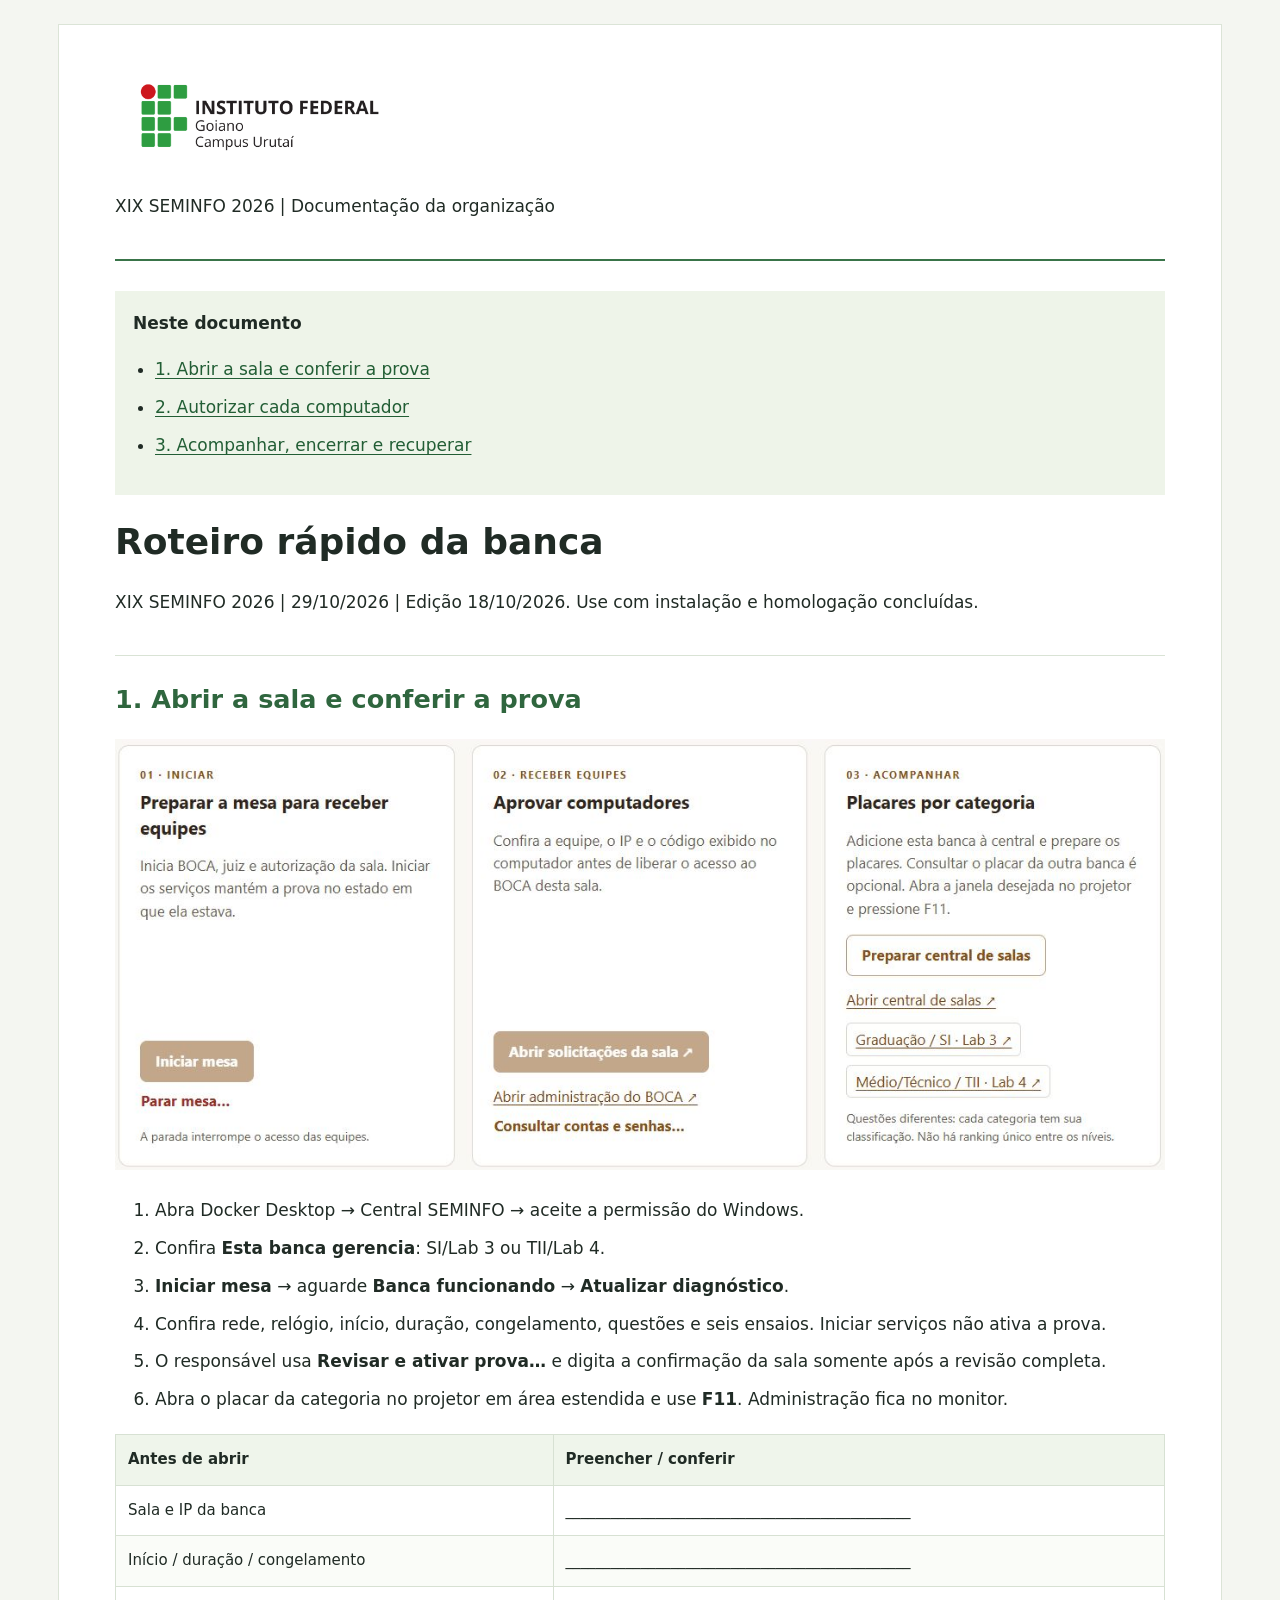
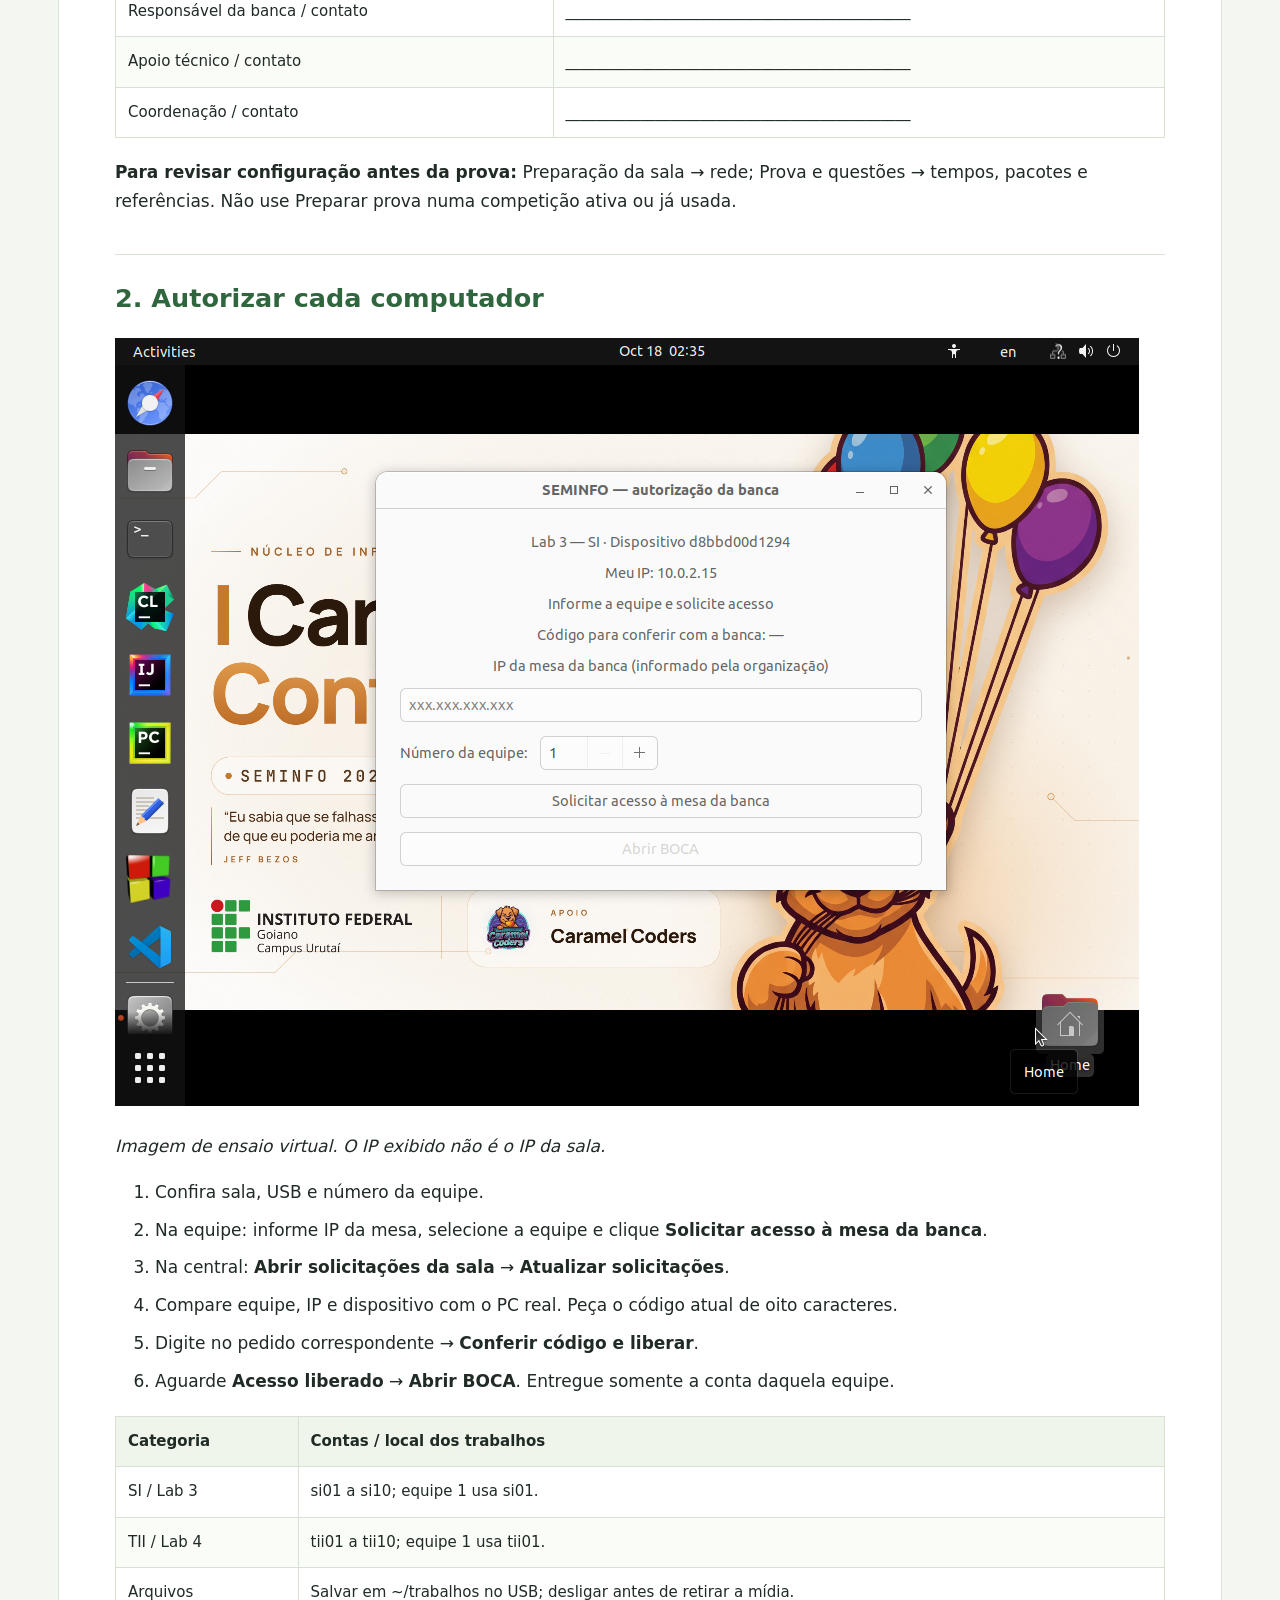
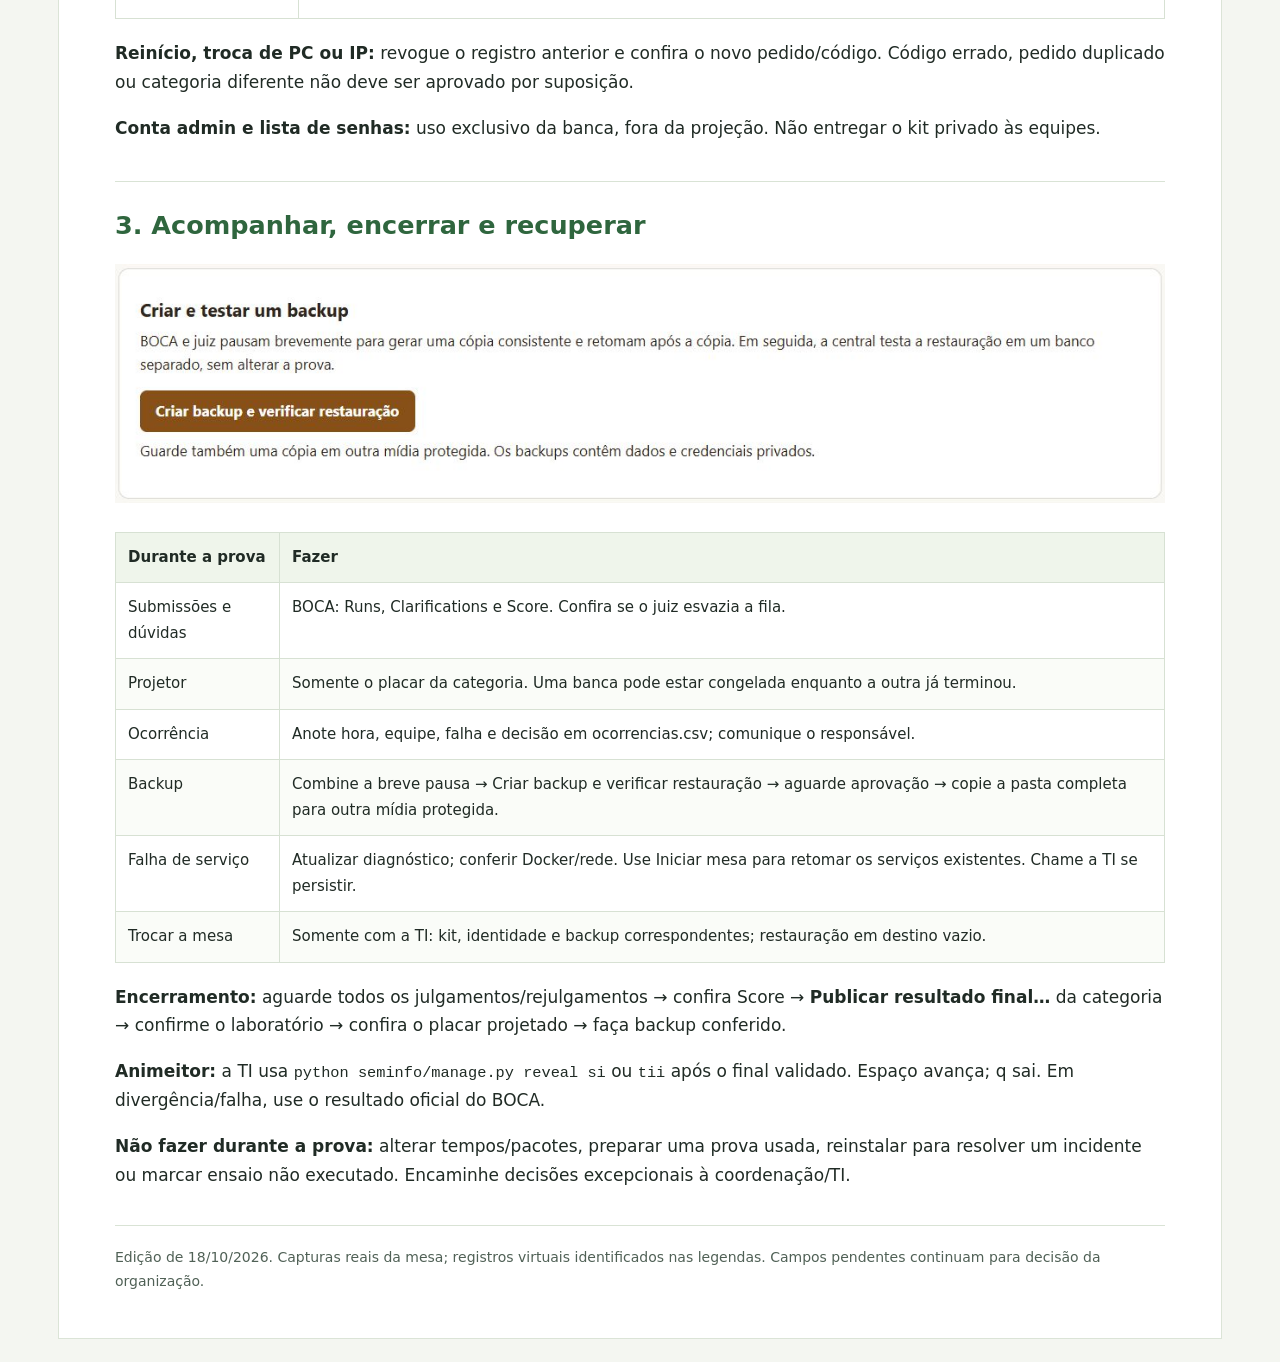
<file: seminfo/documentacao/roteiro-banca.html>
<!doctype html><html lang="pt-BR"><meta charset="utf-8"><meta name="viewport" content="width=device-width"><title>Roteiro rápido da banca</title><style>body{font:17px/1.7 system-ui,sans-serif;color:#202b25;background:#f4f6f1;margin:0}main{max-width:1050px;margin:24px auto;background:white;padding:44px 56px;border:1px solid #dbe4d7}header{border-bottom:2px solid #397449;padding-bottom:22px;margin-bottom:30px}header img{width:290px;max-width:100%}h1{font-size:36px;line-height:1.25}h2{color:#2f663e;border-top:1px solid #d9e3d5;padding-top:26px;margin-top:38px;line-height:1.4}h3{font-size:21px;margin-top:30px}a{color:#225e35;text-underline-offset:3px}table{width:100%;border-collapse:collapse;font-size:15px;margin:20px 0}th,td{padding:12px;border:1px solid #d7e1d3;text-align:left;vertical-align:top;overflow-wrap:anywhere}th{background:#eff5eb}tr:nth-child(even){background:#fafcf8}pre{white-space:pre-wrap;overflow-wrap:anywhere;background:#f0f3ed;padding:18px;border-left:3px solid #537a4d;font-size:14px}code{font-family:Consolas,monospace;font-size:.9em;overflow-wrap:anywhere}li{margin:9px 0}nav{padding:18px;background:#eef4e9}nav ul{padding-left:22px}footer{border-top:1px solid #d9e3d5;margin-top:35px;padding-top:20px;font-size:14px;color:#506156}@media(max-width:650px){main{padding:22px;margin:0;border:0}h1{font-size:29px}table{font-size:12px}td,th{padding:8px}}@media print{body{background:white}main{margin:0;border:0;padding:0;max-width:none}nav{display:none}h2{break-before:page}pre,table{font-size:10px}tr{break-inside:avoid}a{color:inherit}}main img{max-width:100%;height:auto}.page-break{break-before:page}</style><main><header><img src="recursos/if-goiano-urutai.png" alt="Instituto Federal Goiano - Campus Urutaí"><p>XIX SEMINFO 2026 | Documentação da organização</p></header><nav aria-label="Índice"><strong>Neste documento</strong><ul><li><a href="#capitulo-1">1. Abrir a sala e conferir a prova</a></li><li><a href="#capitulo-2">2. Autorizar cada computador</a></li><li><a href="#capitulo-3">3. Acompanhar, encerrar e recuperar</a></li></ul></nav><h1>Roteiro rápido da banca</h1>
<p>XIX SEMINFO 2026 | 29/10/2026 | Edição 18/10/2026. Use com instalação e homologação concluídas.</p>
<h2 id="capitulo-1">1. Abrir a sala e conferir a prova</h2>
<p><img alt="Operação da maratona" src="recursos/telas-2026-10-18/recortes/08-operacao.png"/></p>
<ol>
<li>Abra Docker Desktop → Central SEMINFO → aceite a permissão do Windows.</li>
<li>Confira <strong>Esta banca gerencia</strong>: SI/Lab 3 ou TII/Lab 4.</li>
<li><strong>Iniciar mesa</strong> → aguarde <strong>Banca funcionando</strong> → <strong>Atualizar diagnóstico</strong>.</li>
<li>Confira rede, relógio, início, duração, congelamento, questões e seis ensaios. Iniciar serviços não ativa a prova.</li>
<li>O responsável usa <strong>Revisar e ativar prova…</strong> e digita a confirmação da sala somente após a revisão completa.</li>
<li>Abra o placar da categoria no projetor em área estendida e use <strong>F11</strong>. Administração fica no monitor.</li>
</ol>
<table>
<thead>
<tr>
<th>Antes de abrir</th>
<th>Preencher / conferir</th>
</tr>
</thead>
<tbody>
<tr>
<td>Sala e IP da banca</td>
<td>______________________________________________</td>
</tr>
<tr>
<td>Início / duração / congelamento</td>
<td>______________________________________________</td>
</tr>
<tr>
<td>Responsável da banca / contato</td>
<td>______________________________________________</td>
</tr>
<tr>
<td>Apoio técnico / contato</td>
<td>______________________________________________</td>
</tr>
<tr>
<td>Coordenação / contato</td>
<td>______________________________________________</td>
</tr>
</tbody>
</table>
<p><strong>Para revisar configuração antes da prova:</strong> Preparação da sala → rede; Prova e questões → tempos, pacotes e referências. Não use Preparar prova numa competição ativa ou já usada.</p>
<div class="page-break"></div>
<h2 id="capitulo-2">2. Autorizar cada computador</h2>
<p><img alt="Janela da equipe - ensaio virtual" src="recursos/telas-2026-10-18/16-cliente-ensaio-virtual.png"/></p>
<p><em>Imagem de ensaio virtual. O IP exibido não é o IP da sala.</em></p>
<ol>
<li>Confira sala, USB e número da equipe.</li>
<li>Na equipe: informe IP da mesa, selecione a equipe e clique <strong>Solicitar acesso à mesa da banca</strong>.</li>
<li>Na central: <strong>Abrir solicitações da sala</strong> → <strong>Atualizar solicitações</strong>.</li>
<li>Compare equipe, IP e dispositivo com o PC real. Peça o código atual de oito caracteres.</li>
<li>Digite no pedido correspondente → <strong>Conferir código e liberar</strong>.</li>
<li>Aguarde <strong>Acesso liberado</strong> → <strong>Abrir BOCA</strong>. Entregue somente a conta daquela equipe.</li>
</ol>
<table>
<thead>
<tr>
<th>Categoria</th>
<th>Contas / local dos trabalhos</th>
</tr>
</thead>
<tbody>
<tr>
<td>SI / Lab 3</td>
<td>si01 a si10; equipe 1 usa si01.</td>
</tr>
<tr>
<td>TII / Lab 4</td>
<td>tii01 a tii10; equipe 1 usa tii01.</td>
</tr>
<tr>
<td>Arquivos</td>
<td>Salvar em ~/trabalhos no USB; desligar antes de retirar a mídia.</td>
</tr>
</tbody>
</table>
<p><strong>Reinício, troca de PC ou IP:</strong> revogue o registro anterior e confira o novo pedido/código. Código errado, pedido duplicado ou categoria diferente não deve ser aprovado por suposição.</p>
<p><strong>Conta admin e lista de senhas:</strong> uso exclusivo da banca, fora da projeção. Não entregar o kit privado às equipes.</p>
<div class="page-break"></div>
<h2 id="capitulo-3">3. Acompanhar, encerrar e recuperar</h2>
<p><img alt="Backup da categoria" src="recursos/telas-2026-10-18/recortes/11-backup.png"/></p>
<table>
<thead>
<tr>
<th>Durante a prova</th>
<th>Fazer</th>
</tr>
</thead>
<tbody>
<tr>
<td>Submissões e dúvidas</td>
<td>BOCA: Runs, Clarifications e Score. Confira se o juiz esvazia a fila.</td>
</tr>
<tr>
<td>Projetor</td>
<td>Somente o placar da categoria. Uma banca pode estar congelada enquanto a outra já terminou.</td>
</tr>
<tr>
<td>Ocorrência</td>
<td>Anote hora, equipe, falha e decisão em ocorrencias.csv; comunique o responsável.</td>
</tr>
<tr>
<td>Backup</td>
<td>Combine a breve pausa → Criar backup e verificar restauração → aguarde aprovação → copie a pasta completa para outra mídia protegida.</td>
</tr>
<tr>
<td>Falha de serviço</td>
<td>Atualizar diagnóstico; conferir Docker/rede. Use Iniciar mesa para retomar os serviços existentes. Chame a TI se persistir.</td>
</tr>
<tr>
<td>Trocar a mesa</td>
<td>Somente com a TI: kit, identidade e backup correspondentes; restauração em destino vazio.</td>
</tr>
</tbody>
</table>
<p><strong>Encerramento:</strong> aguarde todos os julgamentos/rejulgamentos → confira Score → <strong>Publicar resultado final…</strong> da categoria → confirme o laboratório → confira o placar projetado → faça backup conferido.</p>
<p><strong>Animeitor:</strong> a TI usa <code>python seminfo/manage.py reveal si</code> ou <code>tii</code> após o final validado. Espaço avança; q sai. Em divergência/falha, use o resultado oficial do BOCA.</p>
<p><strong>Não fazer durante a prova:</strong> alterar tempos/pacotes, preparar uma prova usada, reinstalar para resolver um incidente ou marcar ensaio não executado. Encaminhe decisões excepcionais à coordenação/TI.</p><footer>Edição de 18/10/2026. Capturas reais da mesa; registros virtuais identificados nas legendas. Campos pendentes continuam para decisão da organização.</footer></main></html>
</file>
